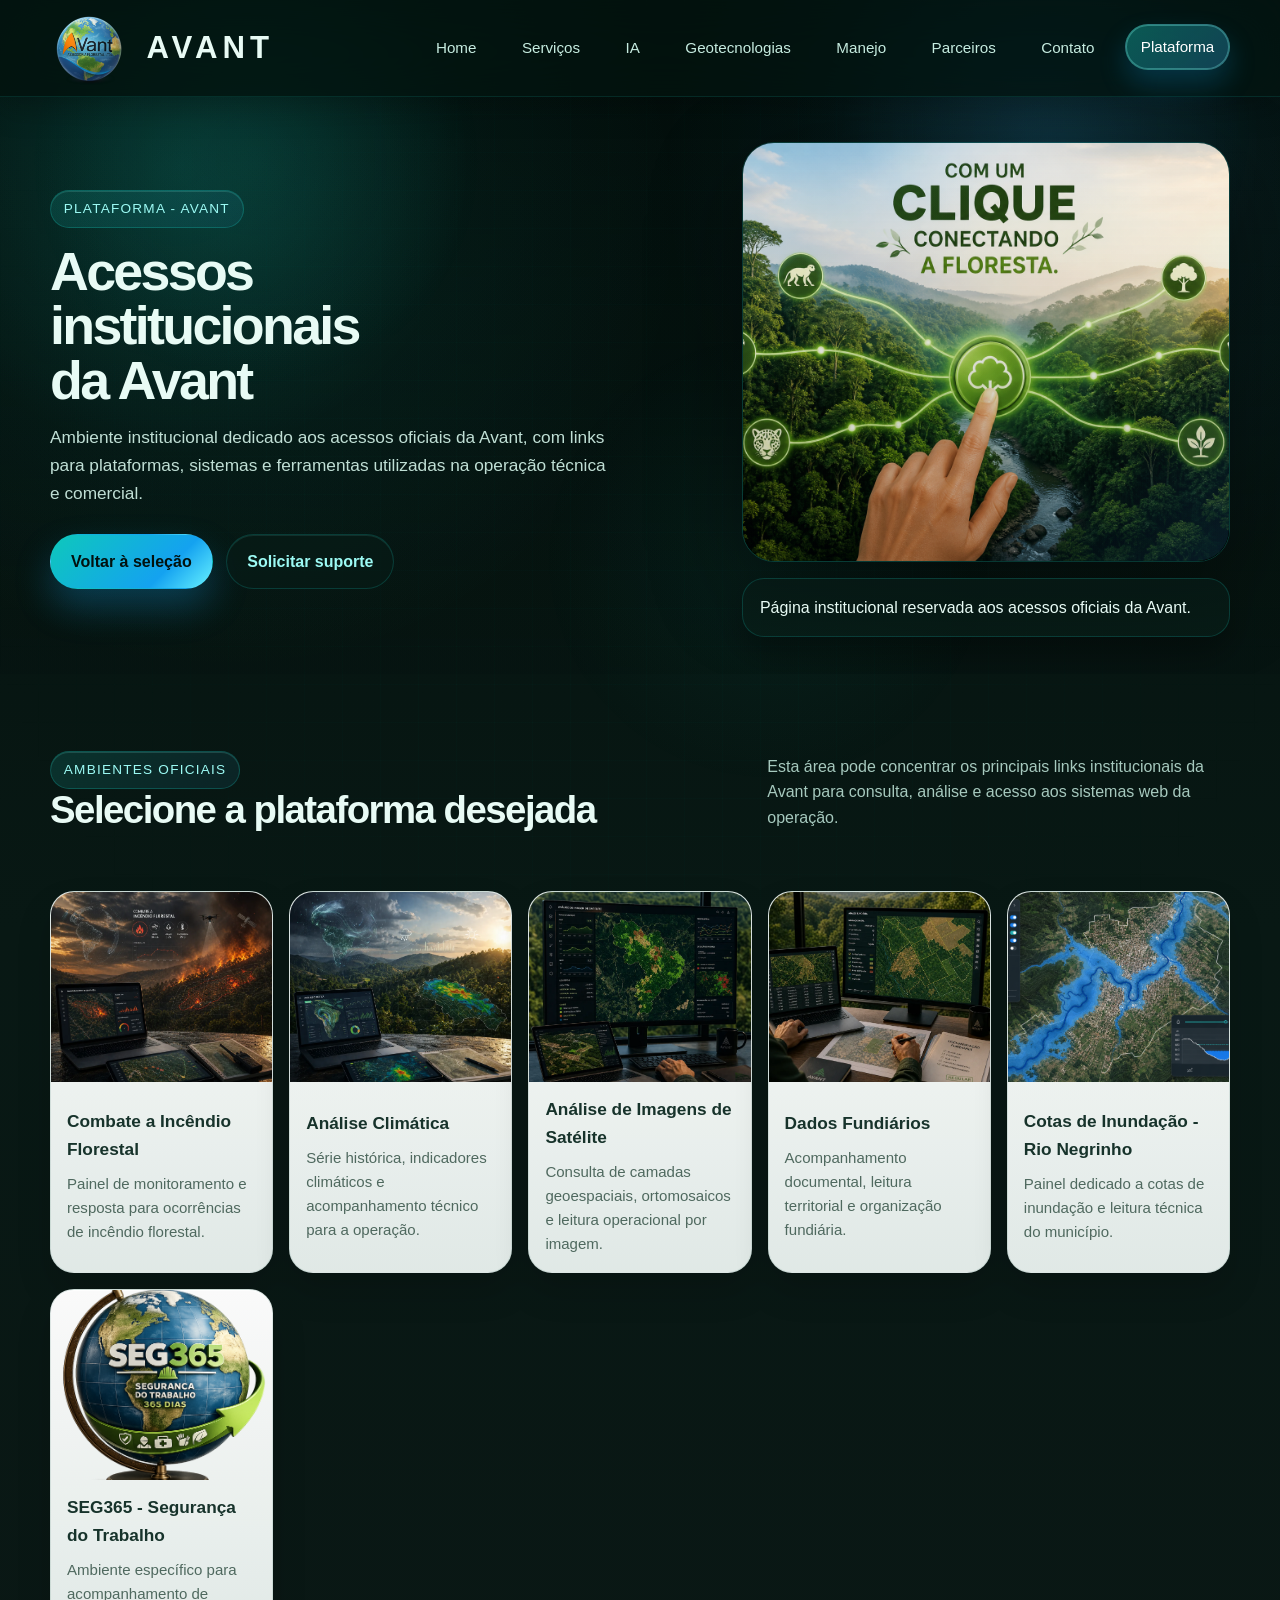
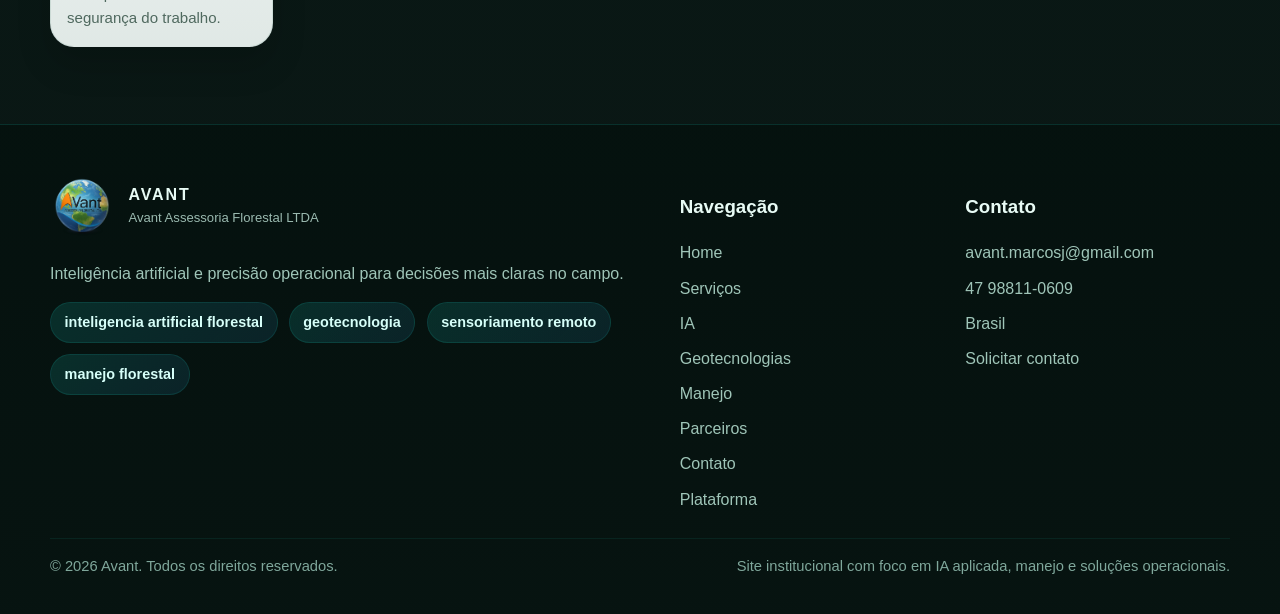
<file: avant/index.html>
<!DOCTYPE html>
<html lang="pt-BR">
  <head>
    <meta charset="UTF-8" />
    <meta name="viewport" content="width=device-width, initial-scale=1.0" />
    <title>Acessos Institucionais | Avant</title>
    <meta
      name="description"
      content="Acessos institucionais da Avant com links para plataformas, sistemas e ambientes oficiais."
    />
    <link rel="stylesheet" href="../site/assets/css/style.css" />
  </head>
  <body data-page="plataforma">
    <div id="site-header"></div>

    <main class="site-shell">
      <section class="page-hero">
        <div class="container page-hero__grid">
          <div>
            <span class="eyebrow">Plataforma - Avant</span>
            <h1>Acessos institucionais da Avant</h1>
            <p>
              Ambiente institucional dedicado aos acessos oficiais da Avant, com links para plataformas, sistemas e
              ferramentas utilizadas na operação técnica e comercial.
            </p>
            <div class="page-hero__actions">
              <a class="btn btn--primary" href="../site/plataforma.html">Voltar à seleção</a>
              <a class="btn btn--secondary" href="../site/contato.html">Solicitar suporte</a>
            </div>
          </div>
          <div class="page-hero__visual">
            <div class="page-hero__media">
              <img src="imagens/plataforma-avant-hero.png" alt="Com um clique conectando a floresta em ambiente institucional da Avant" />
            </div>
            <div class="page-hero__note">Página institucional reservada aos acessos oficiais da Avant.</div>
          </div>
        </div>
      </section>

      <section class="page-section">
        <div class="container platform-shell">
          <div class="section-head">
            <div>
              <span class="eyebrow">Ambientes oficiais</span>
              <h2>Selecione a plataforma desejada</h2>
            </div>
            <p>
              Esta área pode concentrar os principais links institucionais da Avant para consulta, análise e acesso aos
              sistemas web da operação.
            </p>
          </div>

          <div class="platform-links" data-platform-config="config.json"></div>
        </div>
      </section>
    </main>

    <div id="site-footer"></div>
    <script src="../site/assets/js/main.js"></script>
  </body>
</html>
</file>
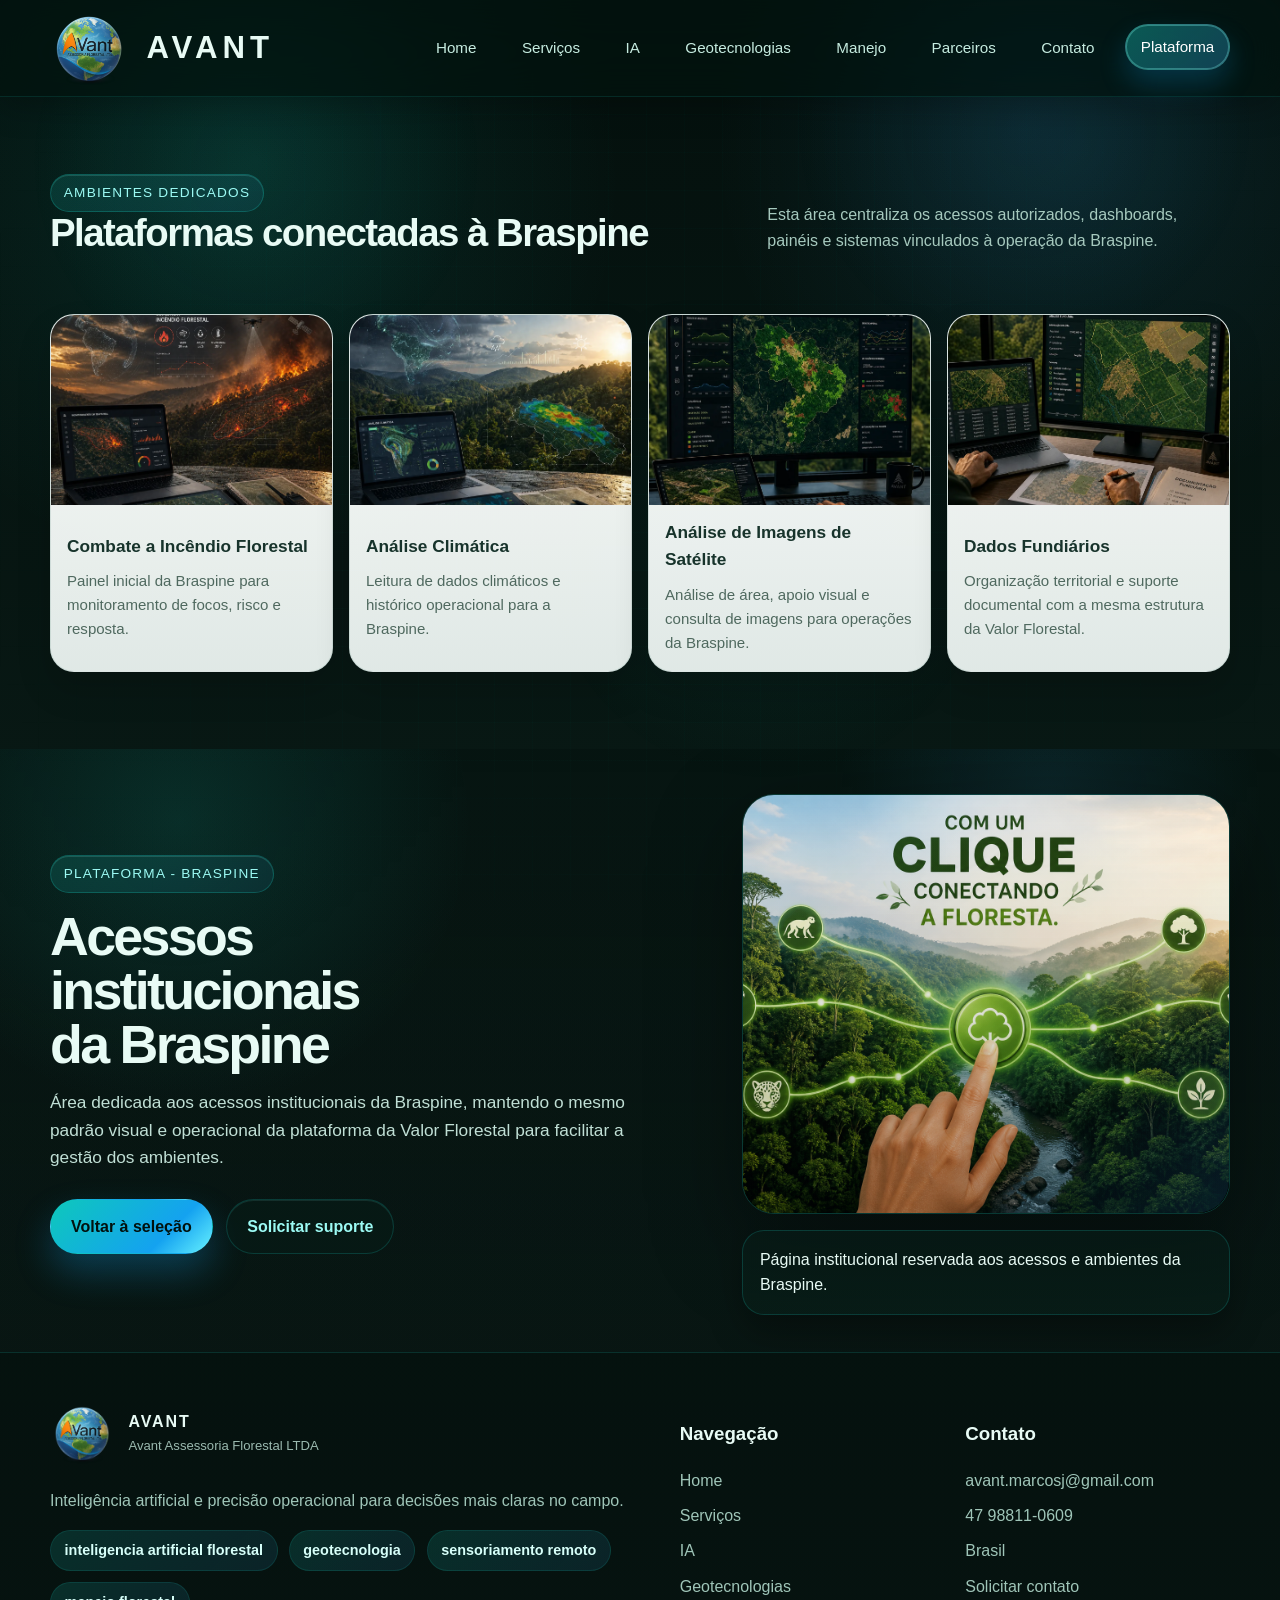
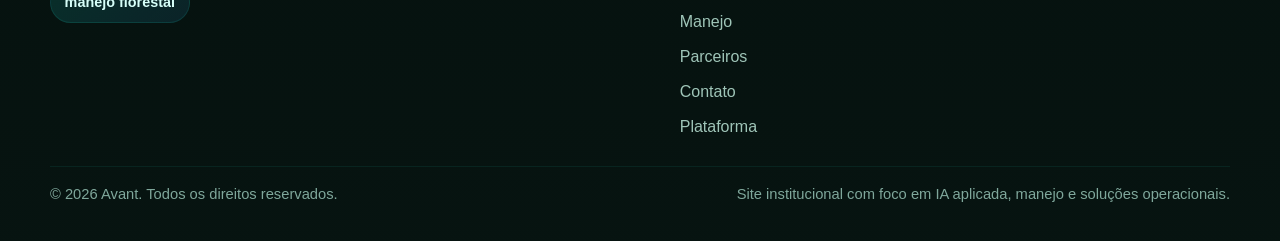
<file: braspine/index.html>
<!DOCTYPE html>
<html lang="pt-BR">
  <head>
    <meta charset="UTF-8" />
    <meta name="viewport" content="width=device-width, initial-scale=1.0" />
    <title>Acessos Institucionais | Braspine</title>
    <meta
      name="description"
      content="Acessos institucionais da Braspine com links dedicados às plataformas, painéis e ambientes oficiais."
    />
    <link rel="stylesheet" href="../site/assets/css/style.css" />
  </head>
  <body data-page="plataforma">
    <div id="site-header"></div>

    <main class="site-shell">
      <section class="page-section">
        <div class="container platform-shell">
          <div class="section-head">
            <div>
              <span class="eyebrow">Ambientes dedicados</span>
              <h2>Plataformas conectadas à Braspine</h2>
            </div>
            <p>
              Esta área centraliza os acessos autorizados, dashboards, painéis e sistemas vinculados à operação da
              Braspine.
            </p>
          </div>

          <div class="platform-links" data-platform-config="config.json"></div>
        </div>
      </section>

      <section class="page-hero">
        <div class="container page-hero__grid">
          <div>
            <span class="eyebrow">Plataforma - Braspine</span>
            <h1>Acessos institucionais da Braspine</h1>
            <p>
              Área dedicada aos acessos institucionais da Braspine, mantendo o mesmo padrão visual e operacional da
              plataforma da Valor Florestal para facilitar a gestão dos ambientes.
            </p>
            <div class="page-hero__actions">
              <a class="btn btn--primary" href="../site/plataforma.html">Voltar à seleção</a>
              <a class="btn btn--secondary" href="../site/contato.html">Solicitar suporte</a>
            </div>
          </div>
          <div class="page-hero__visual">
            <div class="page-hero__media">
              <img
                src="../valor/imagens/plataforma-valor-florestal-hero.png"
                alt="Com um clique conectando a floresta no ambiente institucional da Braspine"
              />
            </div>
            <div class="page-hero__note">Página institucional reservada aos acessos e ambientes da Braspine.</div>
          </div>
        </div>
      </section>
    </main>

    <div id="site-footer"></div>
    <script src="../site/assets/js/main.js"></script>
  </body>
</html>
</file>
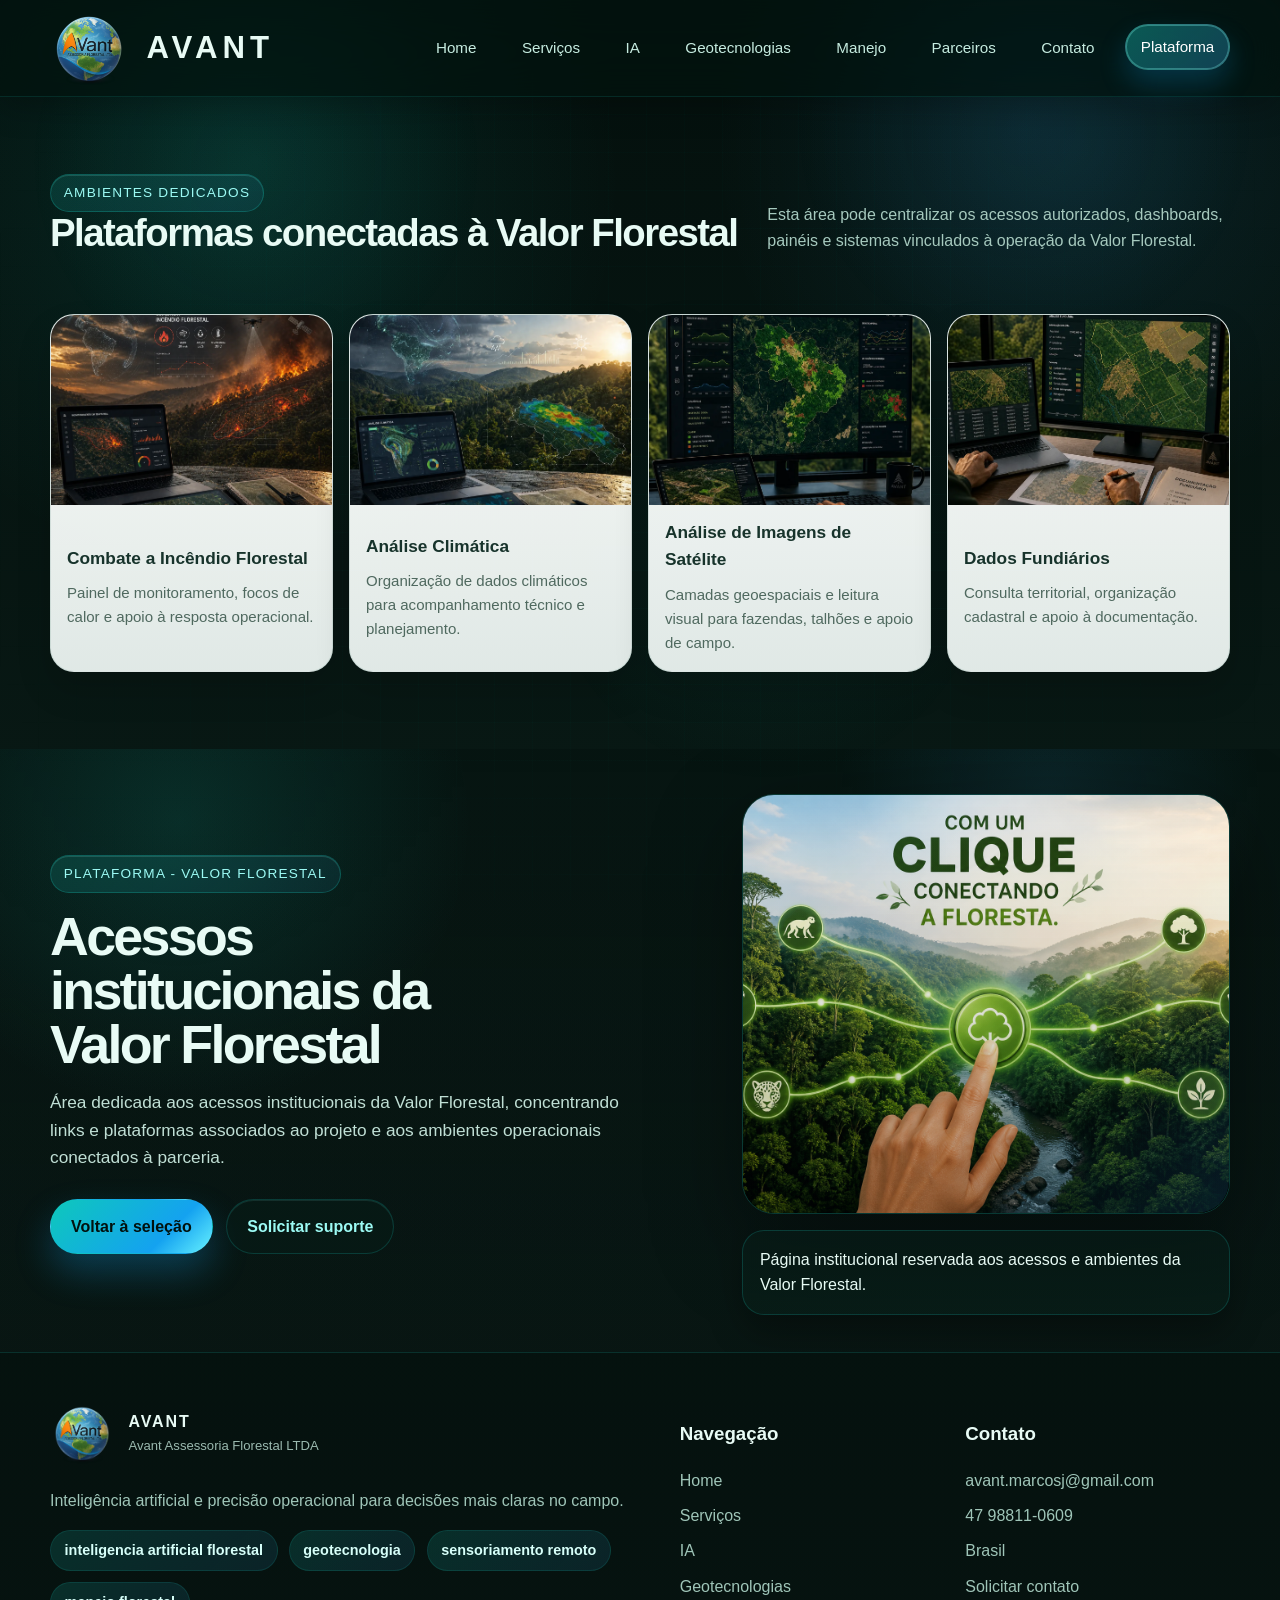
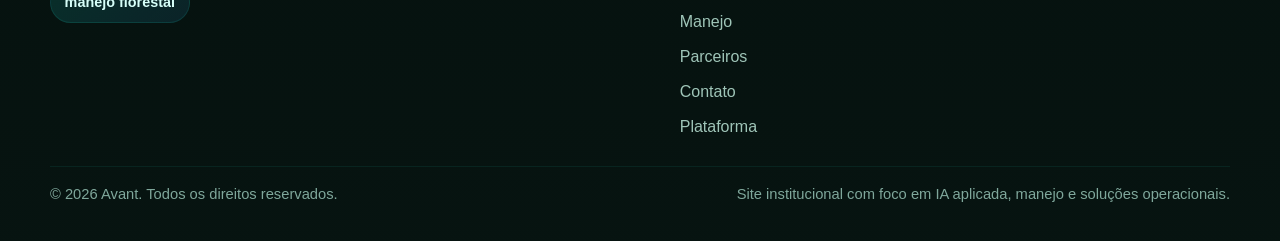
<file: valor/index.html>
<!DOCTYPE html>
<html lang="pt-BR">
  <head>
    <meta charset="UTF-8" />
    <meta name="viewport" content="width=device-width, initial-scale=1.0" />
    <title>Acessos Institucionais | Valor Florestal</title>
    <meta
      name="description"
      content="Acessos institucionais da Valor Florestal com links dedicados às plataformas e ambientes oficiais."
    />
    <link rel="stylesheet" href="../site/assets/css/style.css" />
  </head>
  <body data-page="plataforma">
    <div id="site-header"></div>

    <main class="site-shell">
      <section class="page-section">
        <div class="container platform-shell">
          <div class="section-head">
            <div>
              <span class="eyebrow">Ambientes dedicados</span>
              <h2>Plataformas conectadas à Valor Florestal</h2>
            </div>
            <p>
              Esta área pode centralizar os acessos autorizados, dashboards, painéis e sistemas vinculados à operação da
              Valor Florestal.
            </p>
          </div>

          <div class="platform-links" data-platform-config="config.json"></div>
        </div>
      </section>

      <section class="page-hero">
        <div class="container page-hero__grid">
          <div>
            <span class="eyebrow">Plataforma - Valor Florestal</span>
            <h1>Acessos institucionais da Valor Florestal</h1>
            <p>
              Área dedicada aos acessos institucionais da Valor Florestal, concentrando links e plataformas associados ao
              projeto e aos ambientes operacionais conectados à parceria.
            </p>
            <div class="page-hero__actions">
              <a class="btn btn--primary" href="../site/plataforma.html">Voltar à seleção</a>
              <a class="btn btn--secondary" href="../site/contato.html">Solicitar suporte</a>
            </div>
          </div>
          <div class="page-hero__visual">
            <div class="page-hero__media">
              <img src="imagens/plataforma-valor-florestal-hero.png" alt="Com um clique conectando a floresta no ambiente institucional da Valor Florestal" />
            </div>
            <div class="page-hero__note">Página institucional reservada aos acessos e ambientes da Valor Florestal.</div>
          </div>
        </div>
      </section>
    </main>

    <div id="site-footer"></div>
    <script src="../site/assets/js/main.js"></script>
  </body>
</html>
</file>
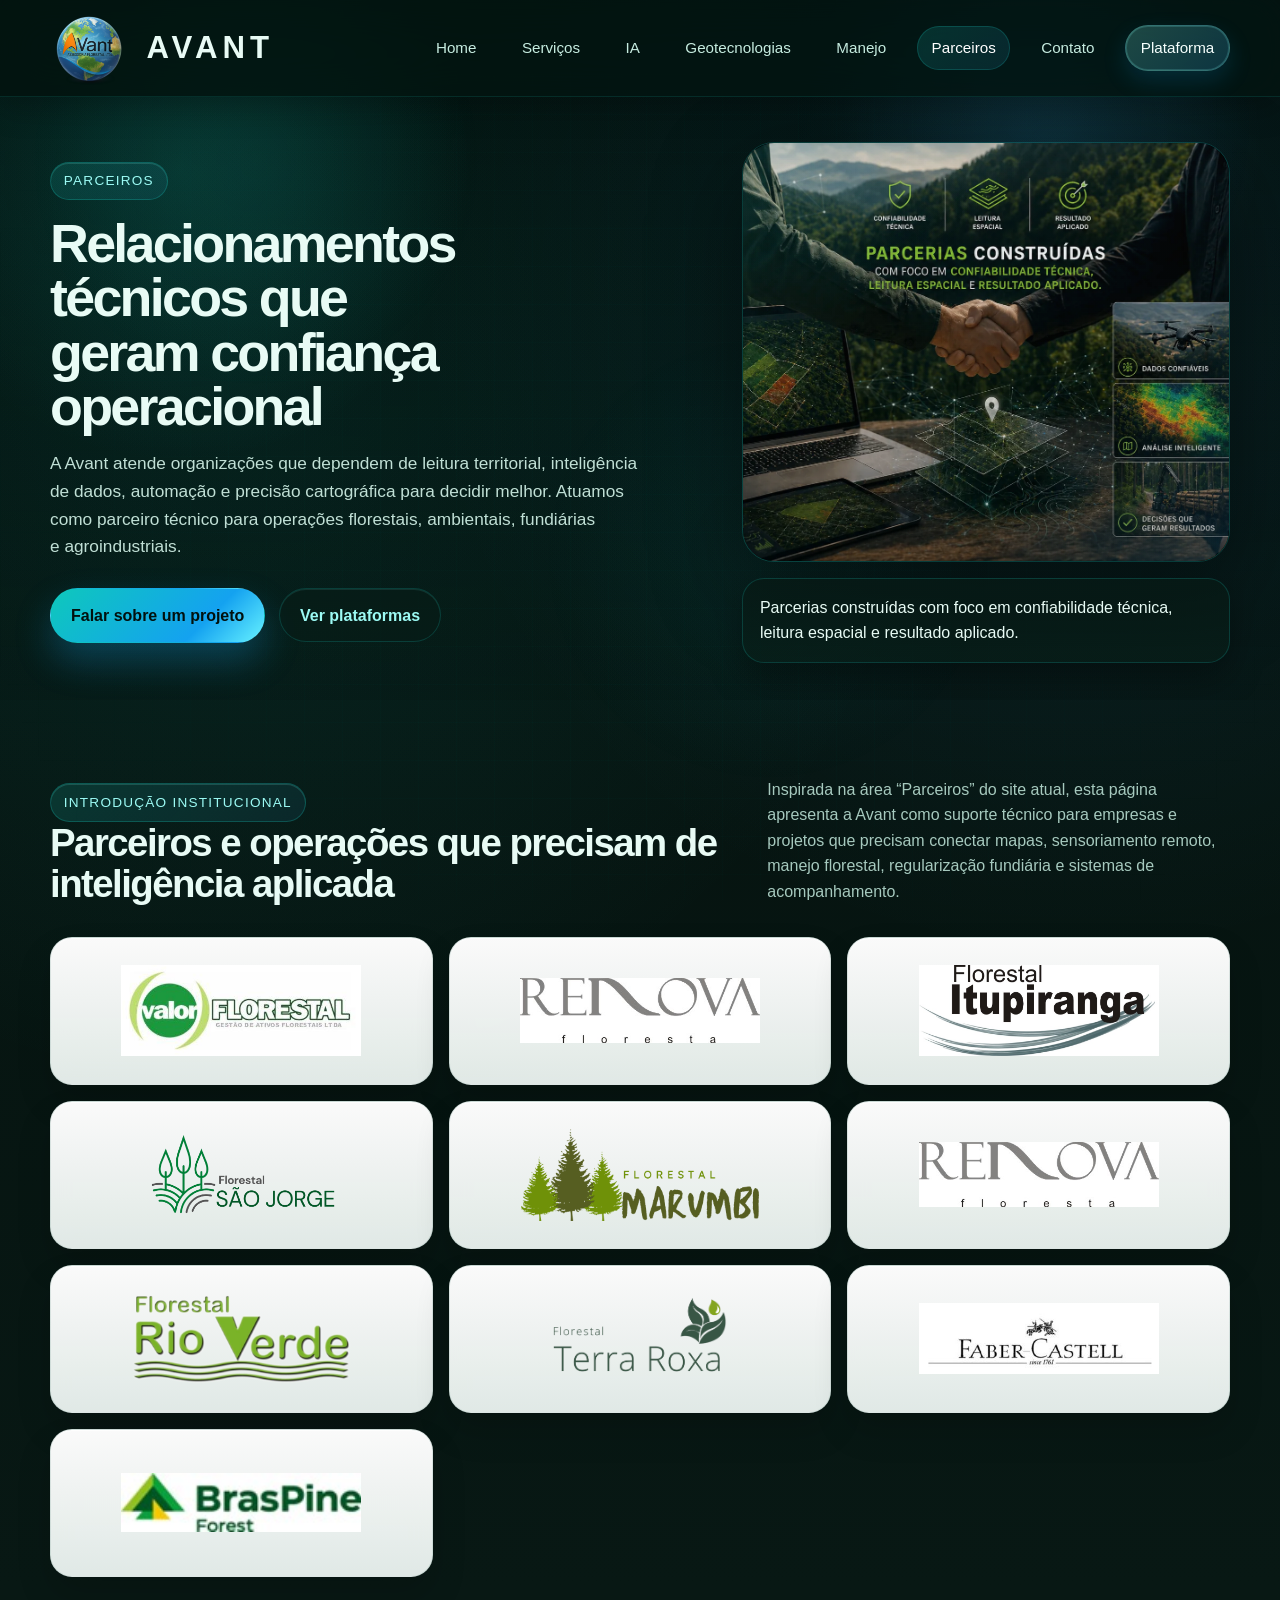
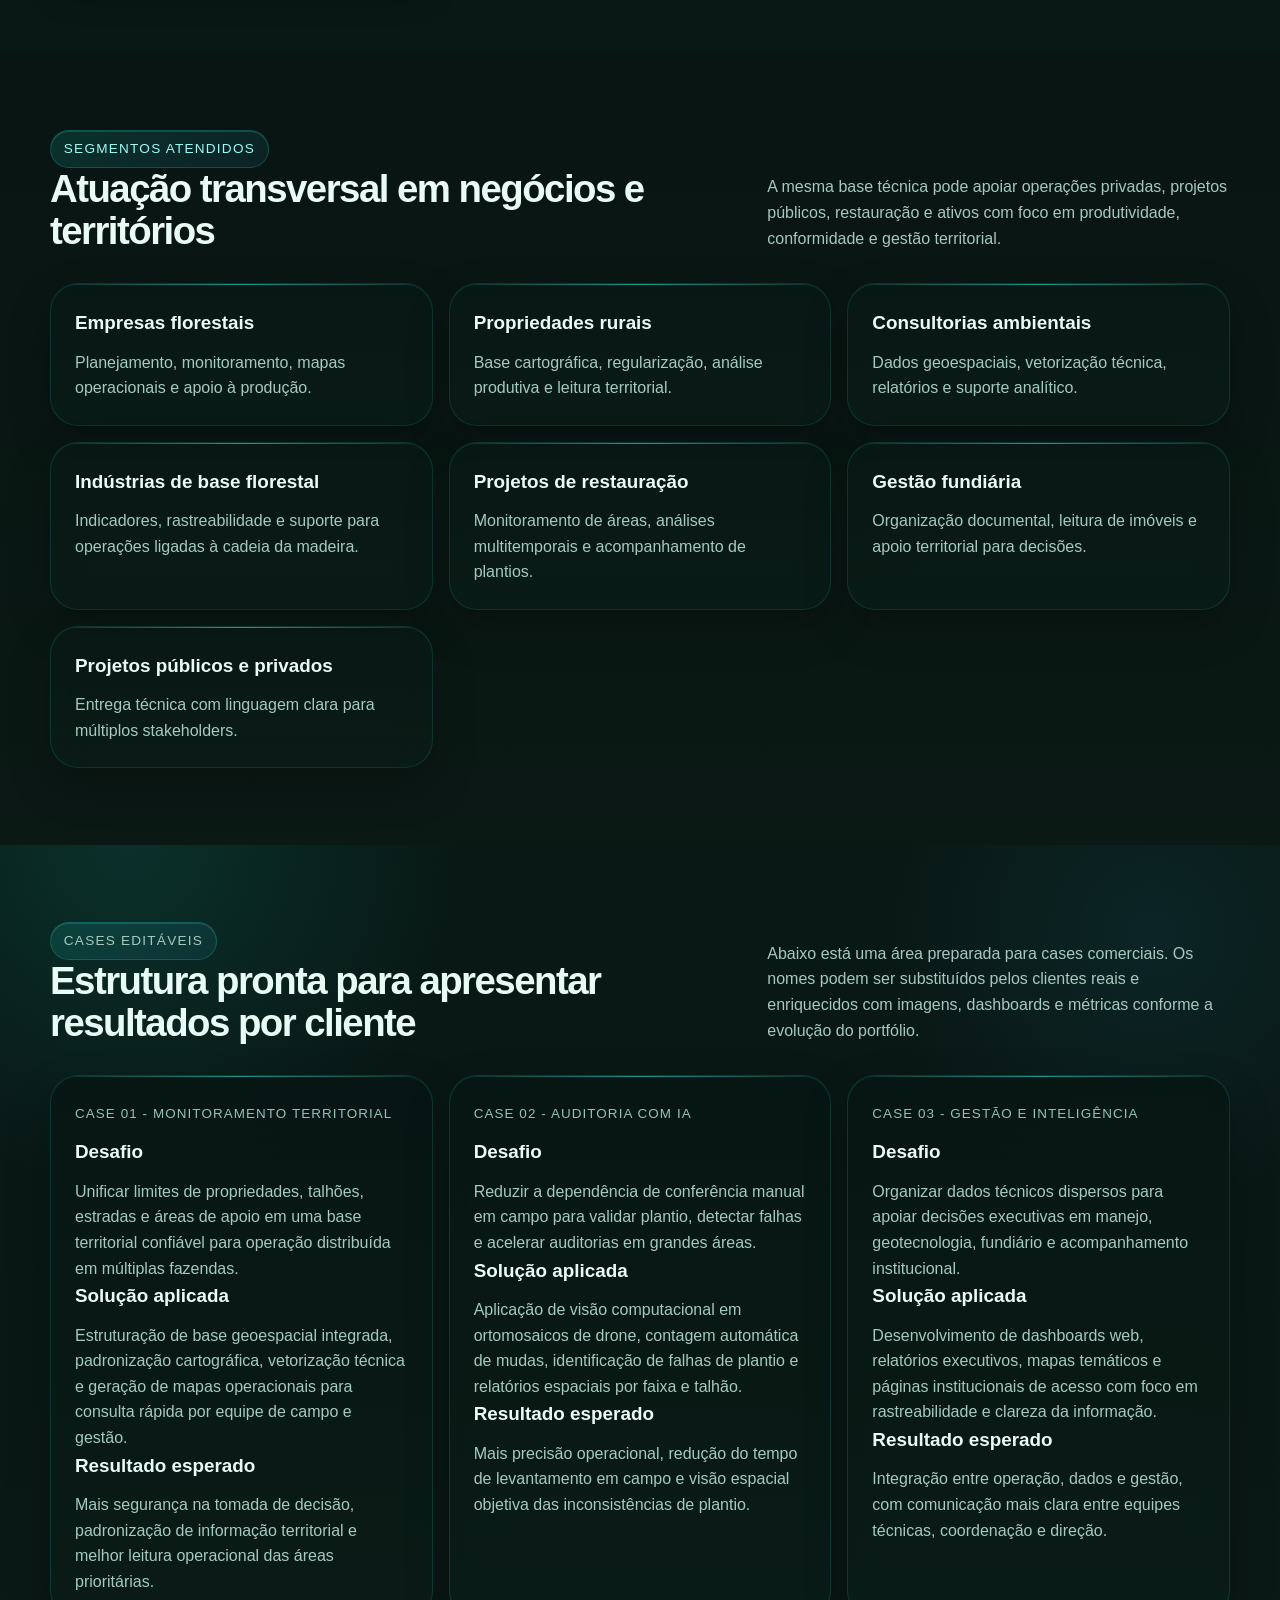
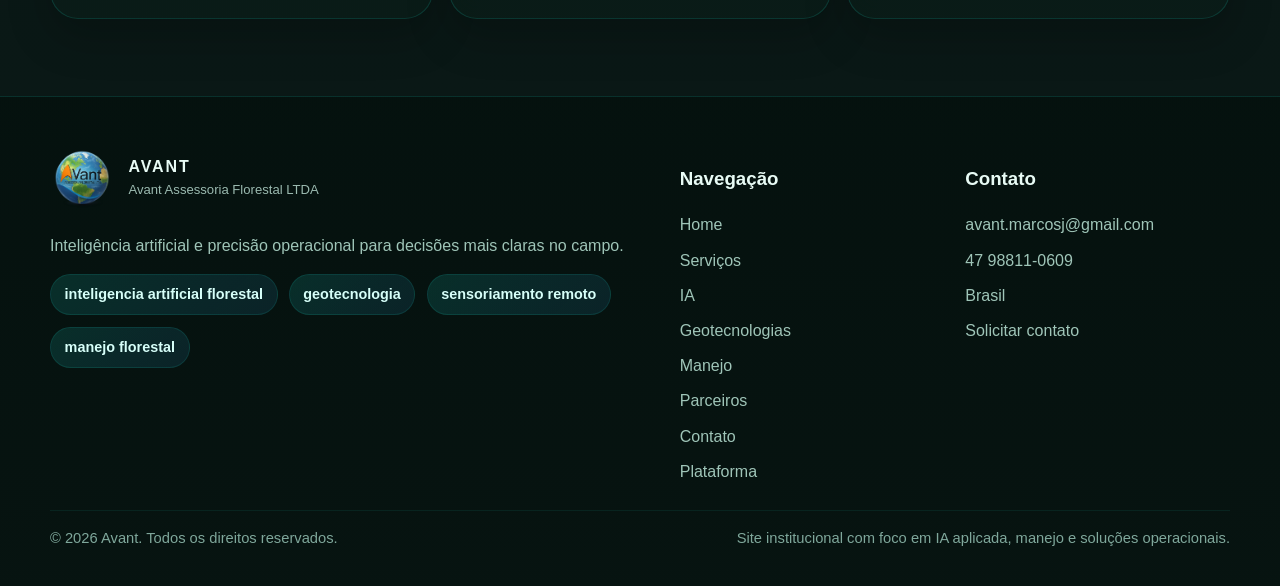
<file: site/clientes.html>
<!DOCTYPE html>
<html lang="pt-BR">
  <head>
    <meta charset="UTF-8" />
    <meta name="viewport" content="width=device-width, initial-scale=1.0" />
    <title>Parceiros | Avant</title>
    <meta
      name="description"
      content="Conheça os parceiros, segmentos atendidos, cases e a atuação técnica da Avant em inteligência artificial florestal, geotecnologia, sensoriamento remoto e planejamento florestal."
    />
    <link rel="stylesheet" href="assets/css/style.css" />
  </head>
  <body data-page="clientes">
    <div id="site-header"></div>

    <main class="site-shell">
      <section class="page-hero">
        <div class="container page-hero__grid">
          <div>
            <span class="eyebrow">Parceiros</span>
            <h1>Relacionamentos técnicos que geram confiança operacional</h1>
            <p>
              A Avant atende organizações que dependem de leitura territorial, inteligência de dados, automação e precisão
              cartográfica para decidir melhor. Atuamos como parceiro técnico para operações florestais, ambientais,
              fundiárias e agroindustriais.
            </p>
            <div class="page-hero__actions">
              <a class="btn btn--primary" href="contato.html">Falar sobre um projeto</a>
              <a class="btn btn--secondary" href="plataforma.html">Ver plataformas</a>
            </div>
          </div>
          <div class="page-hero__visual">
            <div class="page-hero__media">
              <img
                src="imagens/parceiros-hero.webp"
                alt="Parcerias técnicas construídas com foco em confiabilidade e resultado aplicado"
              />
            </div>
            <div class="page-hero__note">
              Parcerias construídas com foco em confiabilidade técnica, leitura espacial e resultado aplicado.
            </div>
          </div>
        </div>
      </section>

      <section class="page-section">
        <div class="container">
          <div class="section-head">
            <div>
              <span class="eyebrow">Introdução institucional</span>
              <h2>Parceiros e operações que precisam de inteligência aplicada</h2>
            </div>
            <p>
              Inspirada na área “Parceiros” do site atual, esta página apresenta a Avant como suporte técnico para empresas e
              projetos que precisam conectar mapas, sensoriamento remoto, manejo florestal, regularização fundiária e
              sistemas de acompanhamento.
            </p>
          </div>

          <div class="logo-grid">
            <div class="logo-slot">
              <img src="../valor/imagens/parceiro-valor-florestal.jpg" alt="Logo da Valor Florestal" loading="lazy" />
            </div>
            <div class="logo-slot">
              <img src="imagens/parceiro-b.jpg" alt="Logo parceiro B" loading="lazy" />
            </div>
            <div class="logo-slot">
              <img src="imagens/parceiro-c.jpg" alt="Logo parceiro C" loading="lazy" />
            </div>
            <div class="logo-slot">
              <img src="imagens/parceiro-d.png" alt="Logo parceiro D" loading="lazy" />
            </div>
            <div class="logo-slot">
              <img src="imagens/parceiro-e.png" alt="Logo parceiro E" loading="lazy" />
            </div>
            <div class="logo-slot">
              <img src="imagens/parceiro-f.jpg" alt="Logo parceiro F" loading="lazy" />
            </div>
            <div class="logo-slot">
              <img src="imagens/parceiro-g.png" alt="Logo parceiro G" loading="lazy" />
            </div>
            <div class="logo-slot">
              <img src="imagens/parceiro-h.png" alt="Logo parceiro H" loading="lazy" />
            </div>
            <div class="logo-slot">
              <img src="imagens/parceiro-i.png" alt="Logo parceiro I" loading="lazy" />
            </div>
            <div class="logo-slot">
              <img src="../braspine/imagens/parceiro-braspine.jpg" alt="Logo da Braspine" loading="lazy" />
            </div>
          </div>
        </div>
      </section>

      <section class="page-section page-section--muted">
        <div class="container">
          <div class="section-head">
            <div>
              <span class="eyebrow">Segmentos atendidos</span>
              <h2>Atuação transversal em negócios e territórios</h2>
            </div>
            <p>
              A mesma base técnica pode apoiar operações privadas, projetos públicos, restauração e ativos com foco em
              produtividade, conformidade e gestão territorial.
            </p>
          </div>

          <div class="segment-grid">
            <article class="card"><h3>Empresas florestais</h3><p>Planejamento, monitoramento, mapas operacionais e apoio à produção.</p></article>
            <article class="card"><h3>Propriedades rurais</h3><p>Base cartográfica, regularização, análise produtiva e leitura territorial.</p></article>
            <article class="card"><h3>Consultorias ambientais</h3><p>Dados geoespaciais, vetorização técnica, relatórios e suporte analítico.</p></article>
            <article class="card"><h3>Indústrias de base florestal</h3><p>Indicadores, rastreabilidade e suporte para operações ligadas à cadeia da madeira.</p></article>
            <article class="card"><h3>Projetos de restauração</h3><p>Monitoramento de áreas, análises multitemporais e acompanhamento de plantios.</p></article>
            <article class="card"><h3>Gestão fundiária</h3><p>Organização documental, leitura de imóveis e apoio territorial para decisões.</p></article>
            <article class="card"><h3>Projetos públicos e privados</h3><p>Entrega técnica com linguagem clara para múltiplos stakeholders.</p></article>
          </div>
        </div>
      </section>

      <section class="page-section page-section--dark">
        <div class="container">
          <div class="section-head">
            <div>
              <span class="eyebrow">Cases editáveis</span>
              <h2>Estrutura pronta para apresentar resultados por cliente</h2>
            </div>
            <p>
              Abaixo está uma área preparada para cases comerciais. Os nomes podem ser substituídos pelos clientes reais e
              enriquecidos com imagens, dashboards e métricas conforme a evolução do portfólio.
            </p>
          </div>

          <div class="case-grid">
            <article class="card card--dark">
              <div class="case-card__meta">Case 01 - Monitoramento territorial</div>
              <h3>Desafio</h3>
              <p>Unificar limites de propriedades, talhões, estradas e áreas de apoio em uma base territorial confiável para operação distribuída em múltiplas fazendas.</p>
              <h3>Solução aplicada</h3>
              <p>Estruturação de base geoespacial integrada, padronização cartográfica, vetorização técnica e geração de mapas operacionais para consulta rápida por equipe de campo e gestão.</p>
              <h3>Resultado esperado</h3>
              <p>Mais segurança na tomada de decisão, padronização de informação territorial e melhor leitura operacional das áreas prioritárias.</p>
            </article>

            <article class="card card--dark">
              <div class="case-card__meta">Case 02 - Auditoria com IA</div>
              <h3>Desafio</h3>
              <p>Reduzir a dependência de conferência manual em campo para validar plantio, detectar falhas e acelerar auditorias em grandes áreas.</p>
              <h3>Solução aplicada</h3>
              <p>Aplicação de visão computacional em ortomosaicos de drone, contagem automática de mudas, identificação de falhas de plantio e relatórios espaciais por faixa e talhão.</p>
              <h3>Resultado esperado</h3>
              <p>Mais precisão operacional, redução do tempo de levantamento em campo e visão espacial objetiva das inconsistências de plantio.</p>
            </article>

            <article class="card card--dark">
              <div class="case-card__meta">Case 03 - Gestão e inteligência</div>
              <h3>Desafio</h3>
              <p>Organizar dados técnicos dispersos para apoiar decisões executivas em manejo, geotecnologia, fundiário e acompanhamento institucional.</p>
              <h3>Solução aplicada</h3>
              <p>Desenvolvimento de dashboards web, relatórios executivos, mapas temáticos e páginas institucionais de acesso com foco em rastreabilidade e clareza da informação.</p>
              <h3>Resultado esperado</h3>
              <p>Integração entre operação, dados e gestão, com comunicação mais clara entre equipes técnicas, coordenação e direção.</p>
            </article>
          </div>
        </div>
      </section>
    </main>

    <div id="site-footer"></div>
    <script src="assets/js/main.js"></script>
  </body>
</html>
</file>
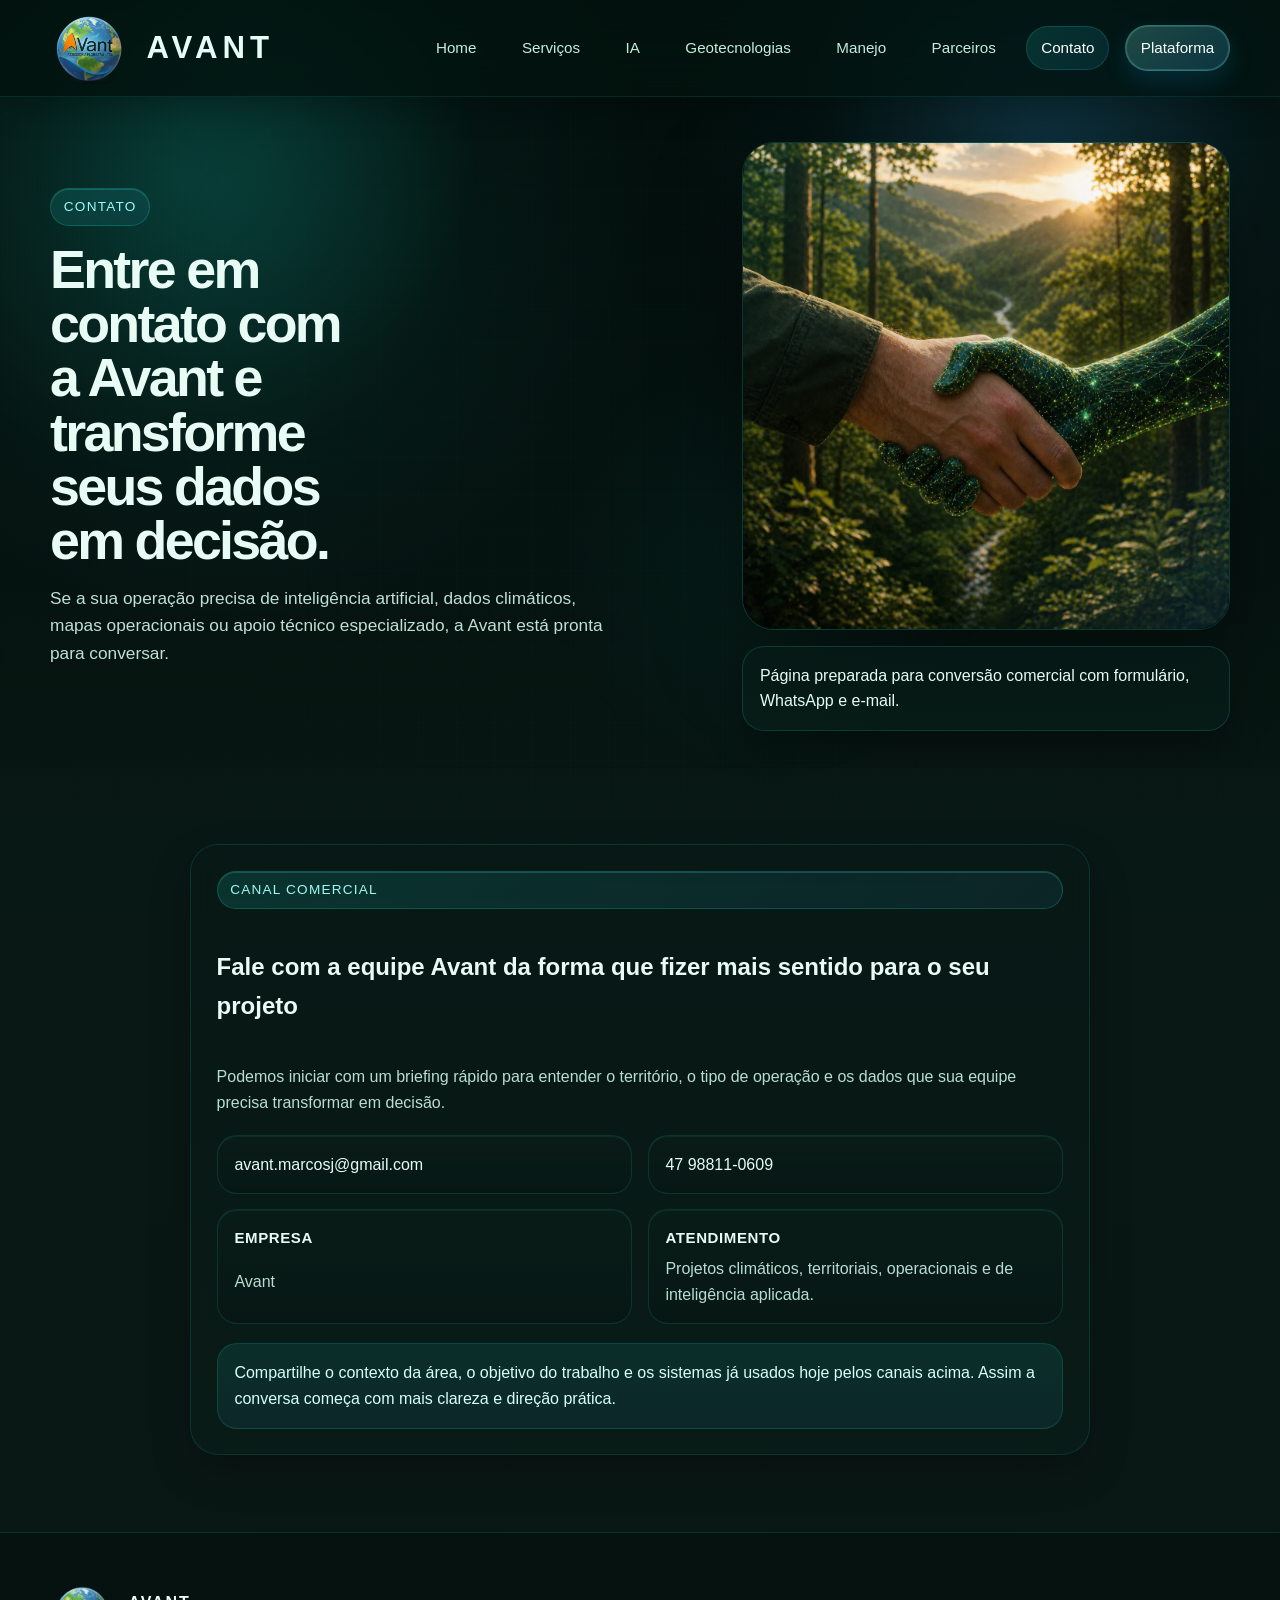
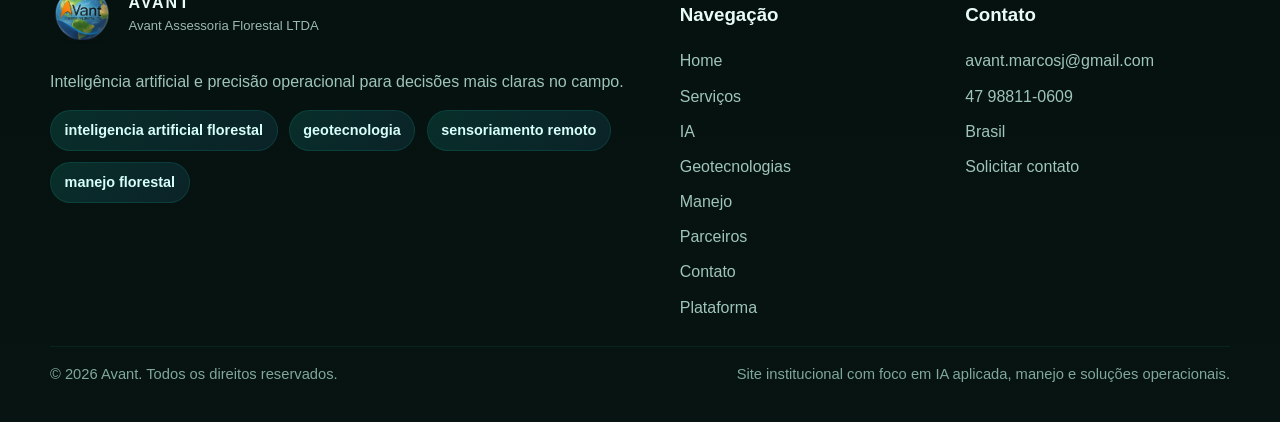
<file: site/contato.html>
<!DOCTYPE html>
<html lang="pt-BR">
  <head>
    <meta charset="UTF-8" />
    <meta name="viewport" content="width=device-width, initial-scale=1.0" />
    <title>Contato | Avant</title>
    <meta
      name="description"
      content="Entre em contato com a Avant para projetos de inteligência artificial, dados climáticos, mapas operacionais, manejo e soluções técnicas para o campo."
    />
    <link rel="stylesheet" href="assets/css/style.css" />
  </head>
  <body data-page="contato">
    <div id="site-header"></div>

    <main class="site-shell">
      <section class="page-hero">
        <div class="container page-hero__grid">
          <div>
            <span class="eyebrow">Contato</span>
            <h1>Entre em contato com a Avant e transforme seus dados em decisão.</h1>
            <p>
              Se a sua operação precisa de inteligência artificial, dados climáticos, mapas operacionais ou apoio técnico
              especializado, a Avant está pronta para conversar.
            </p>
          </div>
          <div class="page-hero__visual">
            <div class="page-hero__media">
              <img src="imagens/contato-hero.webp" alt="Contato entre tecnologia e relacionamento humano em ambiente florestal" />
            </div>
            <div class="page-hero__note">
              Página preparada para conversão comercial com formulário, WhatsApp e e-mail.
            </div>
          </div>
        </div>
      </section>

      <section class="page-section">
        <div class="container contact-grid contact-grid--single">
          <aside class="contact-card contact-card--info">
            <span class="eyebrow">Canal comercial</span>
            <h2>Fale com a equipe Avant da forma que fizer mais sentido para o seu projeto</h2>
            <p class="contact-card__lead">
              Podemos iniciar com um briefing rápido para entender o território, o tipo de operação e os dados que sua equipe
              precisa transformar em decisão.
            </p>

            <div class="contact-channel-grid">
              <a class="contact-channel-card" data-email href="mailto:avant.marcosj@gmail.com">
                <strong>E-mail</strong>
                <span>avant.marcosj@gmail.com</span>
              </a>

              <a
                class="contact-channel-card"
                data-whatsapp
                href="https://wa.me/5547988110609"
                target="_blank"
                rel="noreferrer"
              >
                <strong>WhatsApp</strong>
                <span>47 988110609</span>
              </a>

              <div class="contact-channel-card">
                <strong>Empresa</strong>
                <span>Avant</span>
              </div>

              <div class="contact-channel-card">
                <strong>Atendimento</strong>
                <span>Projetos climáticos, territoriais, operacionais e de inteligência aplicada.</span>
              </div>
            </div>

            <div class="contact-support-note">
              Compartilhe o contexto da área, o objetivo do trabalho e os sistemas já usados hoje pelos canais acima. Assim a
              conversa começa com mais clareza e direção prática.
            </div>
          </aside>
        </div>
      </section>
    </main>

    <div id="site-footer"></div>
    <script src="assets/js/main.js"></script>
  </body>
</html>
</file>
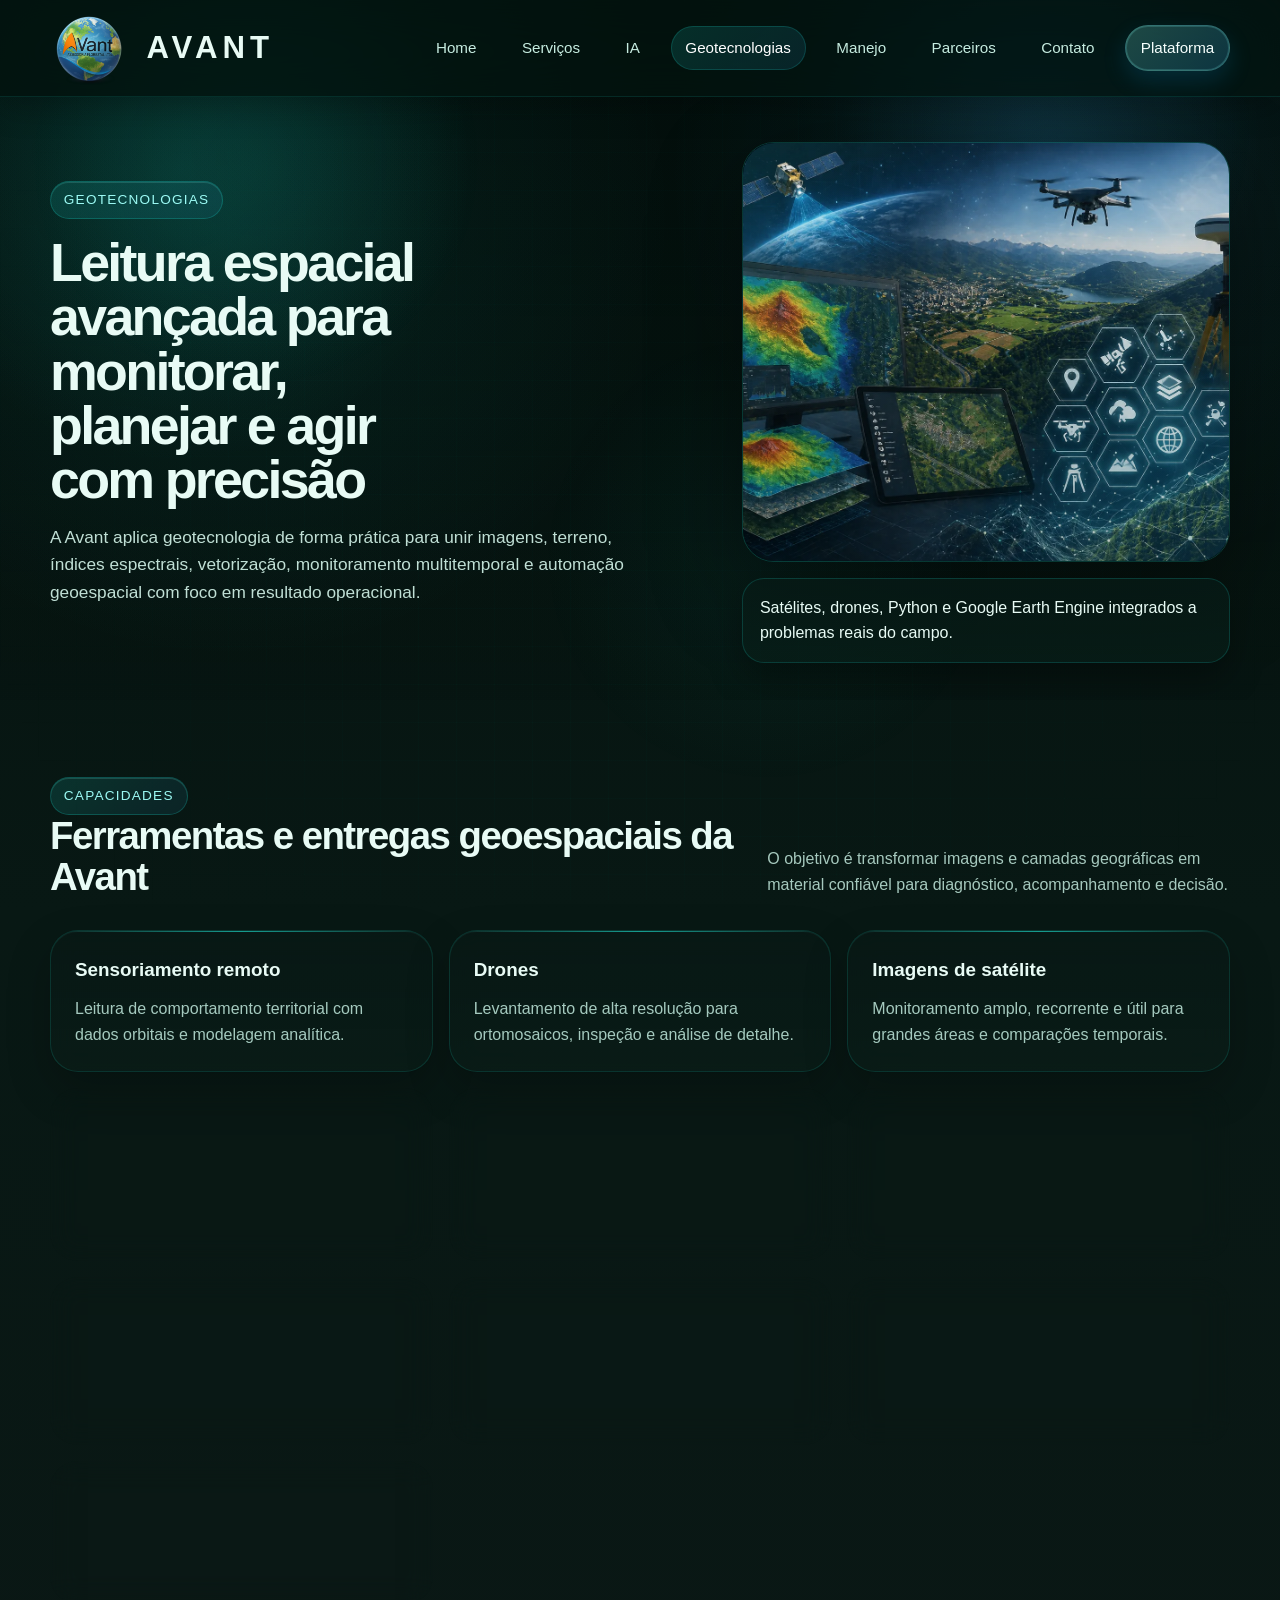
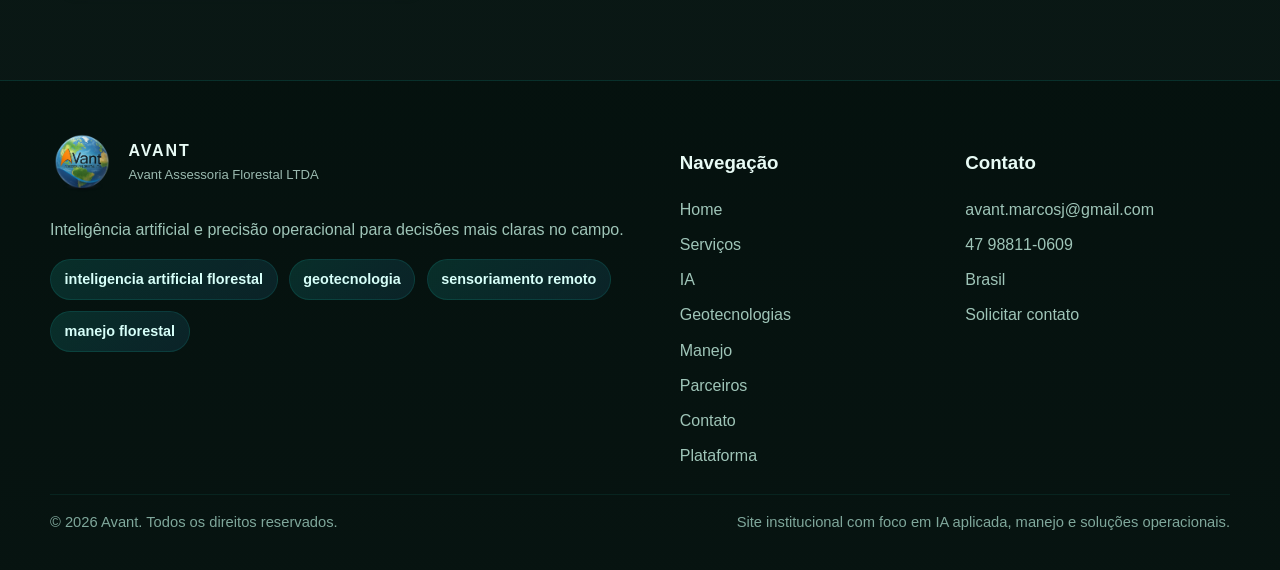
<file: site/geotecnologias.html>
<!DOCTYPE html>
<html lang="pt-BR">
  <head>
    <meta charset="UTF-8" />
    <meta name="viewport" content="width=device-width, initial-scale=1.0" />
    <title>Geotecnologias | Avant</title>
    <meta
      name="description"
      content="Geotecnologias da Avant com sensoriamento remoto, drones, imagens de satélite, Google Earth Engine, índices espectrais, ortomosaicos, monitoramento multitemporal e geoprocessamento com Python."
    />
    <link rel="stylesheet" href="assets/css/style.css" />
  </head>
  <body data-page="geotecnologias">
    <div id="site-header"></div>

    <main class="site-shell">
      <section class="page-hero">
        <div class="container page-hero__grid">
          <div>
            <span class="eyebrow">Geotecnologias</span>
            <h1>Leitura espacial avançada para monitorar, planejar e agir com precisão</h1>
            <p>
              A Avant aplica geotecnologia de forma prática para unir imagens, terreno, índices espectrais, vetorização,
              monitoramento multitemporal e automação geoespacial com foco em resultado operacional.
            </p>
          </div>
          <div class="page-hero__visual">
            <div class="page-hero__media">
              <img src="imagens/geotecnologias-hero.webp" alt="Geotecnologia com satélite, drone e monitoramento territorial em ambiente florestal" />
            </div>
            <div class="page-hero__note">Satélites, drones, Python e Google Earth Engine integrados a problemas reais do campo.</div>
          </div>
        </div>
      </section>

      <section class="page-section">
        <div class="container">
          <div class="section-head">
            <div>
              <span class="eyebrow">Capacidades</span>
              <h2>Ferramentas e entregas geoespaciais da Avant</h2>
            </div>
            <p>
              O objetivo é transformar imagens e camadas geográficas em material confiável para diagnóstico, acompanhamento e
              decisão.
            </p>
          </div>

          <div class="service-grid">
            <article class="card"><h3>Sensoriamento remoto</h3><p>Leitura de comportamento territorial com dados orbitais e modelagem analítica.</p></article>
            <article class="card"><h3>Drones</h3><p>Levantamento de alta resolução para ortomosaicos, inspeção e análise de detalhe.</p></article>
            <article class="card"><h3>Imagens de satélite</h3><p>Monitoramento amplo, recorrente e útil para grandes áreas e comparações temporais.</p></article>
            <article class="card"><h3>Google Earth Engine</h3><p>Processamento escalável de grandes volumes de dados geoespaciais.</p></article>
            <article class="card"><h3>NDVI, EVI, SAVI, NDWI, NBR, MSI, LAI e GNDVI</h3><p>Índices espectrais para leitura de vigor, água, biomassa e resposta da cobertura.</p></article>
            <article class="card"><h3>Modelos digitais de terreno e superfície</h3><p>Leitura de relevo, declividade, superfície e apoio ao planejamento operacional.</p></article>
            <article class="card"><h3>Ortomosaicos</h3><p>Base visual de alta precisão para análise, contagem, inspeção e mapeamento.</p></article>
            <article class="card"><h3>Monitoramento multitemporal</h3><p>Comparação entre datas para entender evolução, anomalias e mudança de comportamento.</p></article>
            <article class="card"><h3>Mapas temáticos</h3><p>Produtos cartográficos para comunicação técnica e apoio a decisões em diferentes níveis.</p></article>
            <article class="card"><h3>Geoprocessamento com Python</h3><p>Rotinas automatizadas para consolidar, transformar e analisar dados espaciais.</p></article>
          </div>
        </div>
      </section>
    </main>

    <div id="site-footer"></div>
    <script src="assets/js/main.js"></script>
  </body>
</html>
</file>
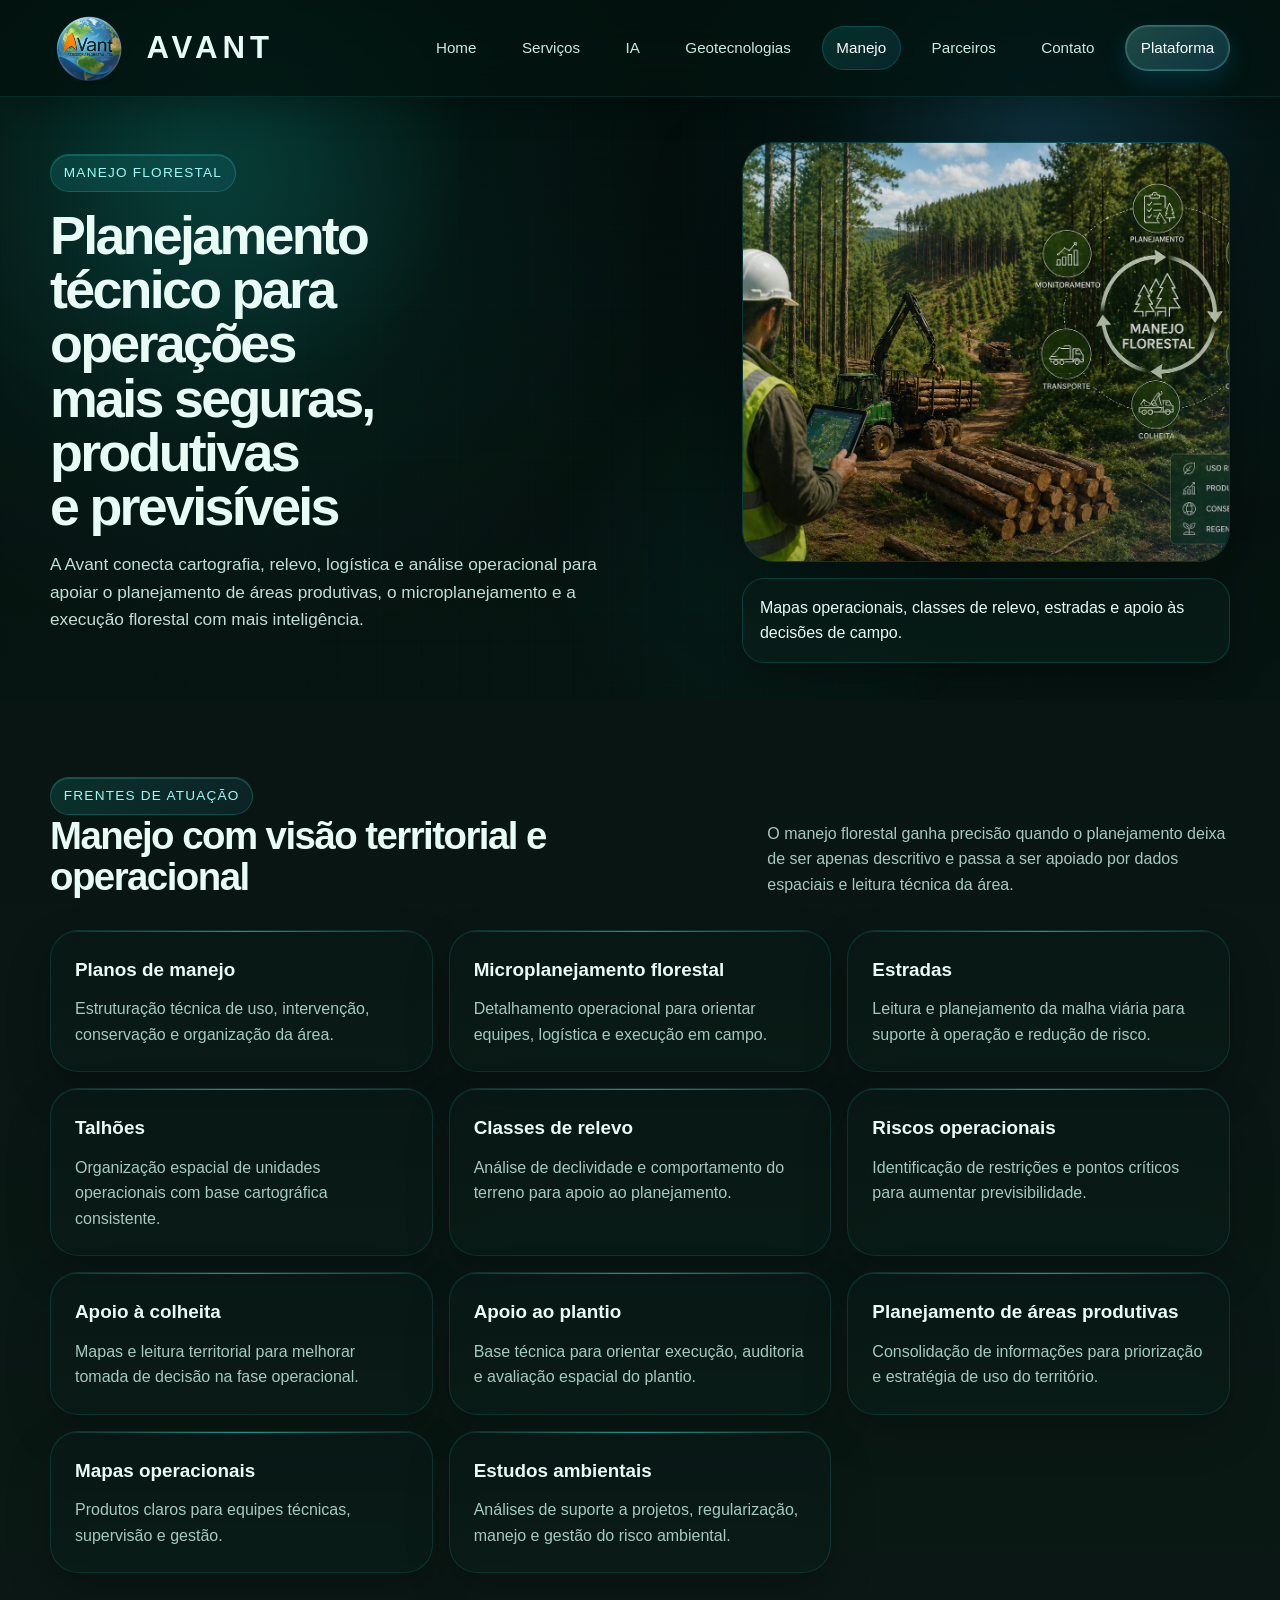
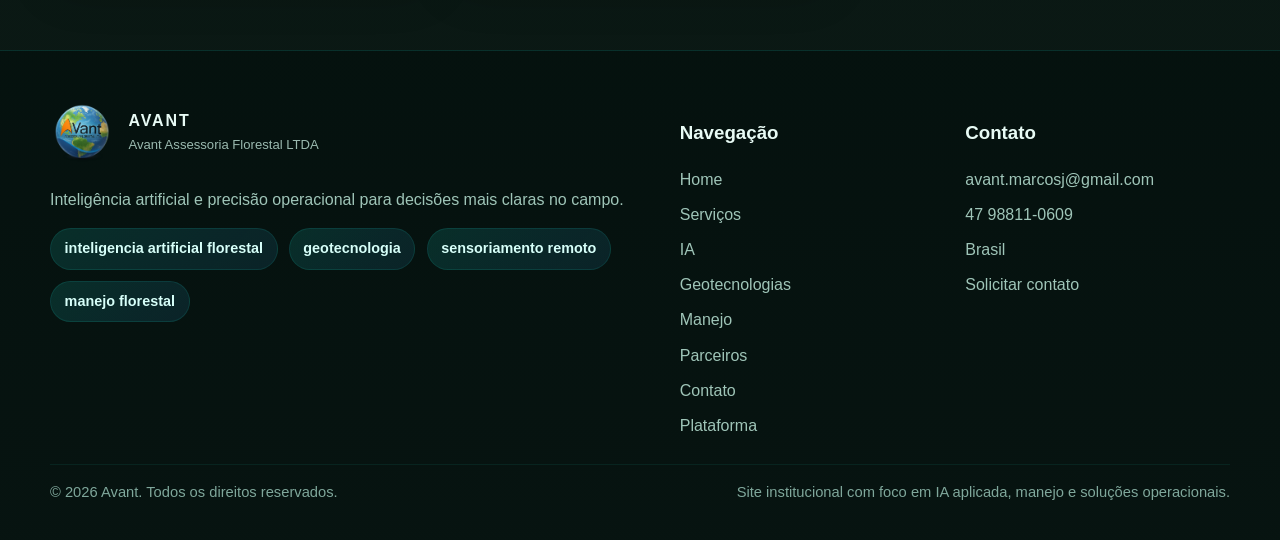
<file: site/manejo-florestal.html>
<!DOCTYPE html>
<html lang="pt-BR">
  <head>
    <meta charset="UTF-8" />
    <meta name="viewport" content="width=device-width, initial-scale=1.0" />
    <title>Manejo Florestal | Avant</title>
    <meta
      name="description"
      content="Soluções de manejo florestal da Avant com planos de manejo, microplanejamento florestal, talhões, estradas, classes de relevo, apoio à colheita, apoio ao plantio, mapas operacionais e estudos ambientais."
    />
    <link rel="stylesheet" href="assets/css/style.css" />
  </head>
  <body data-page="manejo">
    <div id="site-header"></div>

    <main class="site-shell">
      <section class="page-hero">
        <div class="container page-hero__grid">
          <div>
            <span class="eyebrow">Manejo florestal</span>
            <h1>Planejamento técnico para operações mais seguras, produtivas e previsíveis</h1>
            <p>
              A Avant conecta cartografia, relevo, logística e análise operacional para apoiar o planejamento de áreas
              produtivas, o microplanejamento e a execução florestal com mais inteligência.
            </p>
          </div>
          <div class="page-hero__visual">
            <div class="page-hero__media">
              <img src="imagens/manejo-hero.webp" alt="Manejo florestal com operação de campo, planejamento e monitoramento" />
            </div>
            <div class="page-hero__note">Mapas operacionais, classes de relevo, estradas e apoio às decisões de campo.</div>
          </div>
        </div>
      </section>

      <section class="page-section page-section--muted">
        <div class="container">
          <div class="section-head">
            <div>
              <span class="eyebrow">Frentes de atuação</span>
              <h2>Manejo com visão territorial e operacional</h2>
            </div>
            <p>
              O manejo florestal ganha precisão quando o planejamento deixa de ser apenas descritivo e passa a ser apoiado
              por dados espaciais e leitura técnica da área.
            </p>
          </div>

          <div class="service-grid">
            <article class="card"><h3>Planos de manejo</h3><p>Estruturação técnica de uso, intervenção, conservação e organização da área.</p></article>
            <article class="card"><h3>Microplanejamento florestal</h3><p>Detalhamento operacional para orientar equipes, logística e execução em campo.</p></article>
            <article class="card"><h3>Estradas</h3><p>Leitura e planejamento da malha viária para suporte à operação e redução de risco.</p></article>
            <article class="card"><h3>Talhões</h3><p>Organização espacial de unidades operacionais com base cartográfica consistente.</p></article>
            <article class="card"><h3>Classes de relevo</h3><p>Análise de declividade e comportamento do terreno para apoio ao planejamento.</p></article>
            <article class="card"><h3>Riscos operacionais</h3><p>Identificação de restrições e pontos críticos para aumentar previsibilidade.</p></article>
            <article class="card"><h3>Apoio à colheita</h3><p>Mapas e leitura territorial para melhorar tomada de decisão na fase operacional.</p></article>
            <article class="card"><h3>Apoio ao plantio</h3><p>Base técnica para orientar execução, auditoria e avaliação espacial do plantio.</p></article>
            <article class="card"><h3>Planejamento de áreas produtivas</h3><p>Consolidação de informações para priorização e estratégia de uso do território.</p></article>
            <article class="card"><h3>Mapas operacionais</h3><p>Produtos claros para equipes técnicas, supervisão e gestão.</p></article>
            <article class="card"><h3>Estudos ambientais</h3><p>Análises de suporte a projetos, regularização, manejo e gestão do risco ambiental.</p></article>
          </div>
        </div>
      </section>
    </main>

    <div id="site-footer"></div>
    <script src="assets/js/main.js"></script>
  </body>
</html>
</file>
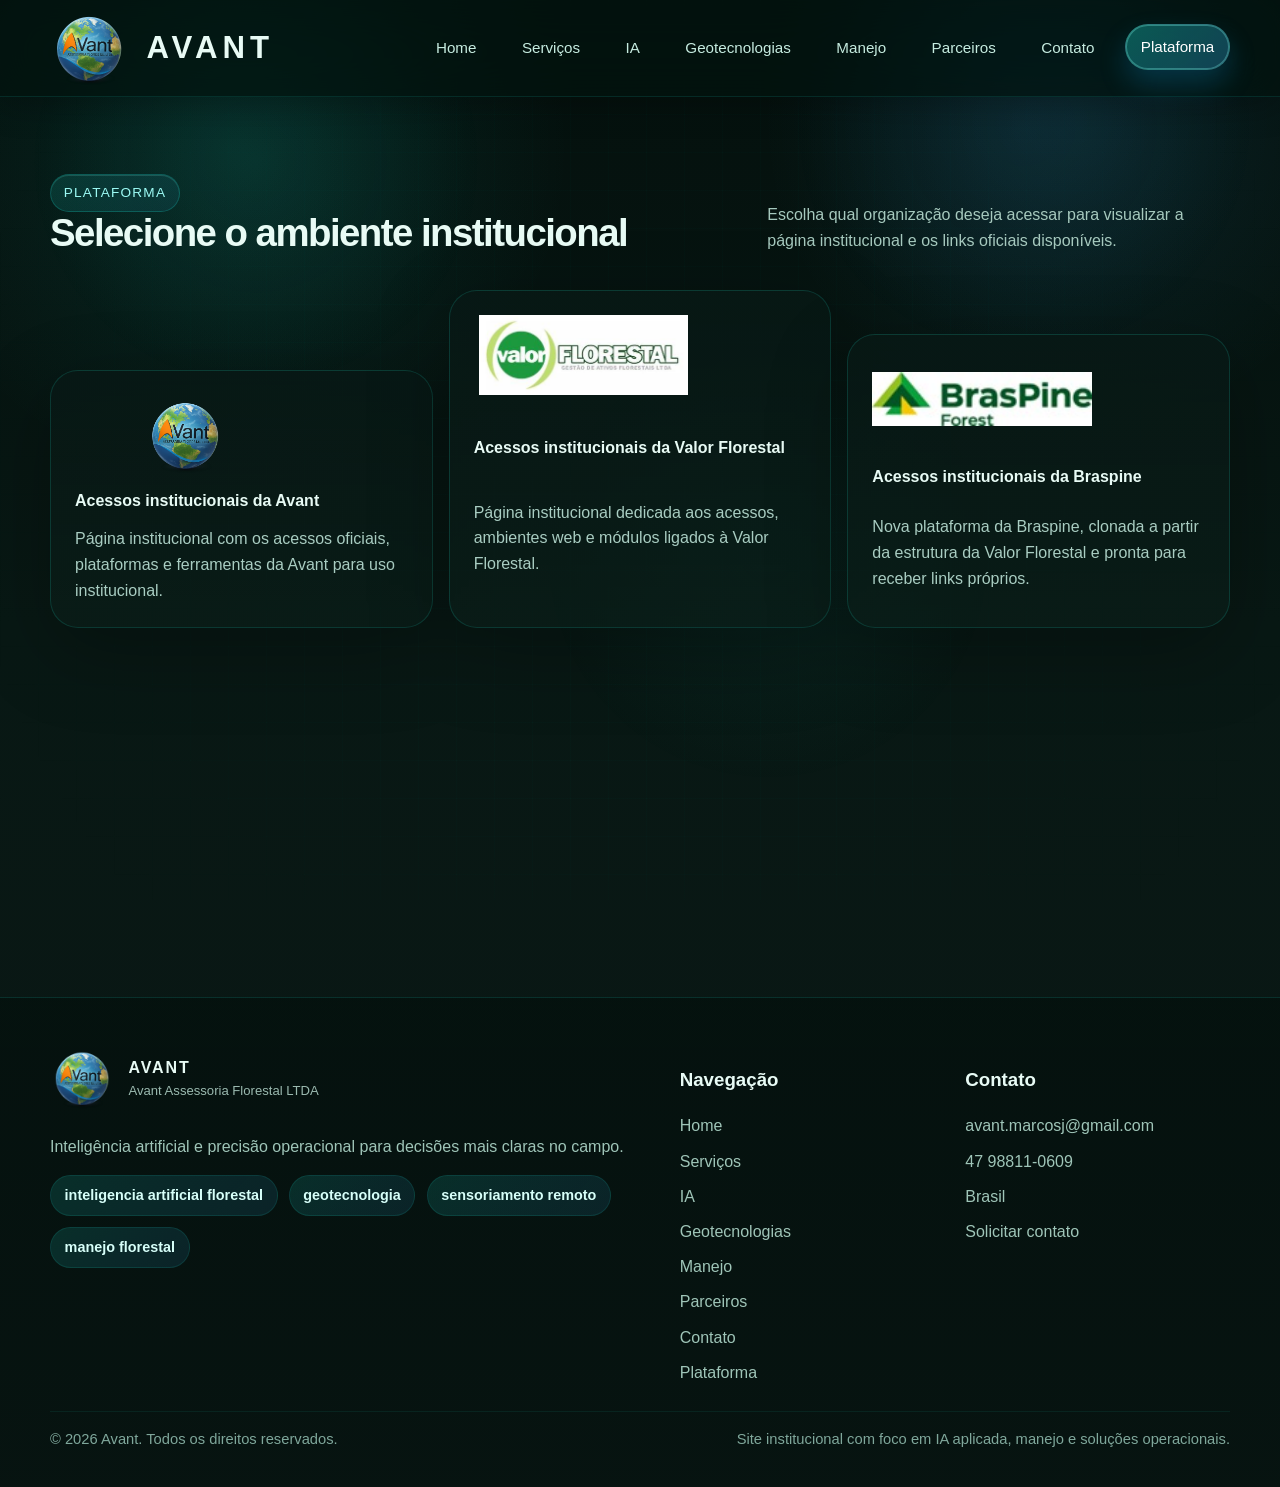
<file: site/plataforma.html>
<!DOCTYPE html>
<html lang="pt-BR">
  <head>
    <meta charset="UTF-8" />
    <meta name="viewport" content="width=device-width, initial-scale=1.0" />
    <title>Plataforma | Avant</title>
    <meta
      name="description"
      content="Acesso aos ambientes institucionais da Avant, da Valor Florestal e da Braspine."
    />
    <link rel="stylesheet" href="assets/css/style.css" />
  </head>
  <body data-page="plataforma">
    <div id="site-header"></div>

    <main class="site-shell">
      <section class="page-section">
        <div class="container platform-shell">
          <div class="section-head">
            <div>
              <span class="eyebrow">Plataforma</span>
              <h2>Selecione o ambiente institucional</h2>
            </div>
            <p>
              Escolha qual organização deseja acessar para visualizar a página institucional e os links oficiais disponíveis.
            </p>
          </div>

          <div class="platform-selector-grid">
            <a class="platform-selector-card platform-selector-card--avant" href="../avant/index.html">
              <img src="../avant/imagens/avant-logo.png" alt="Logo da Avant" />
              <strong>Acessos institucionais da Avant</strong>
              <p>
                Página institucional com os acessos oficiais, plataformas e ferramentas da Avant para uso institucional.
              </p>
            </a>

            <a class="platform-selector-card platform-selector-card--valor" href="../valor/index.html">
              <img src="../valor/imagens/parceiro-valor-florestal.jpg" alt="Logo da Valor Florestal" />
              <strong>Acessos institucionais da Valor Florestal</strong>
              <p>
                Página institucional dedicada aos acessos, ambientes web e módulos ligados à Valor Florestal.
              </p>
            </a>

            <a class="platform-selector-card platform-selector-card--braspine" href="../braspine/index.html">
              <img src="../braspine/imagens/parceiro-braspine.jpg" alt="Logo da Braspine" />
              <strong>Acessos institucionais da Braspine</strong>
              <p>
                Nova plataforma da Braspine, clonada a partir da estrutura da Valor Florestal e pronta para receber links próprios.
              </p>
            </a>
          </div>
        </div>
      </section>
    </main>

    <div id="site-footer"></div>
    <script src="assets/js/main.js"></script>
  </body>
</html>
</file>
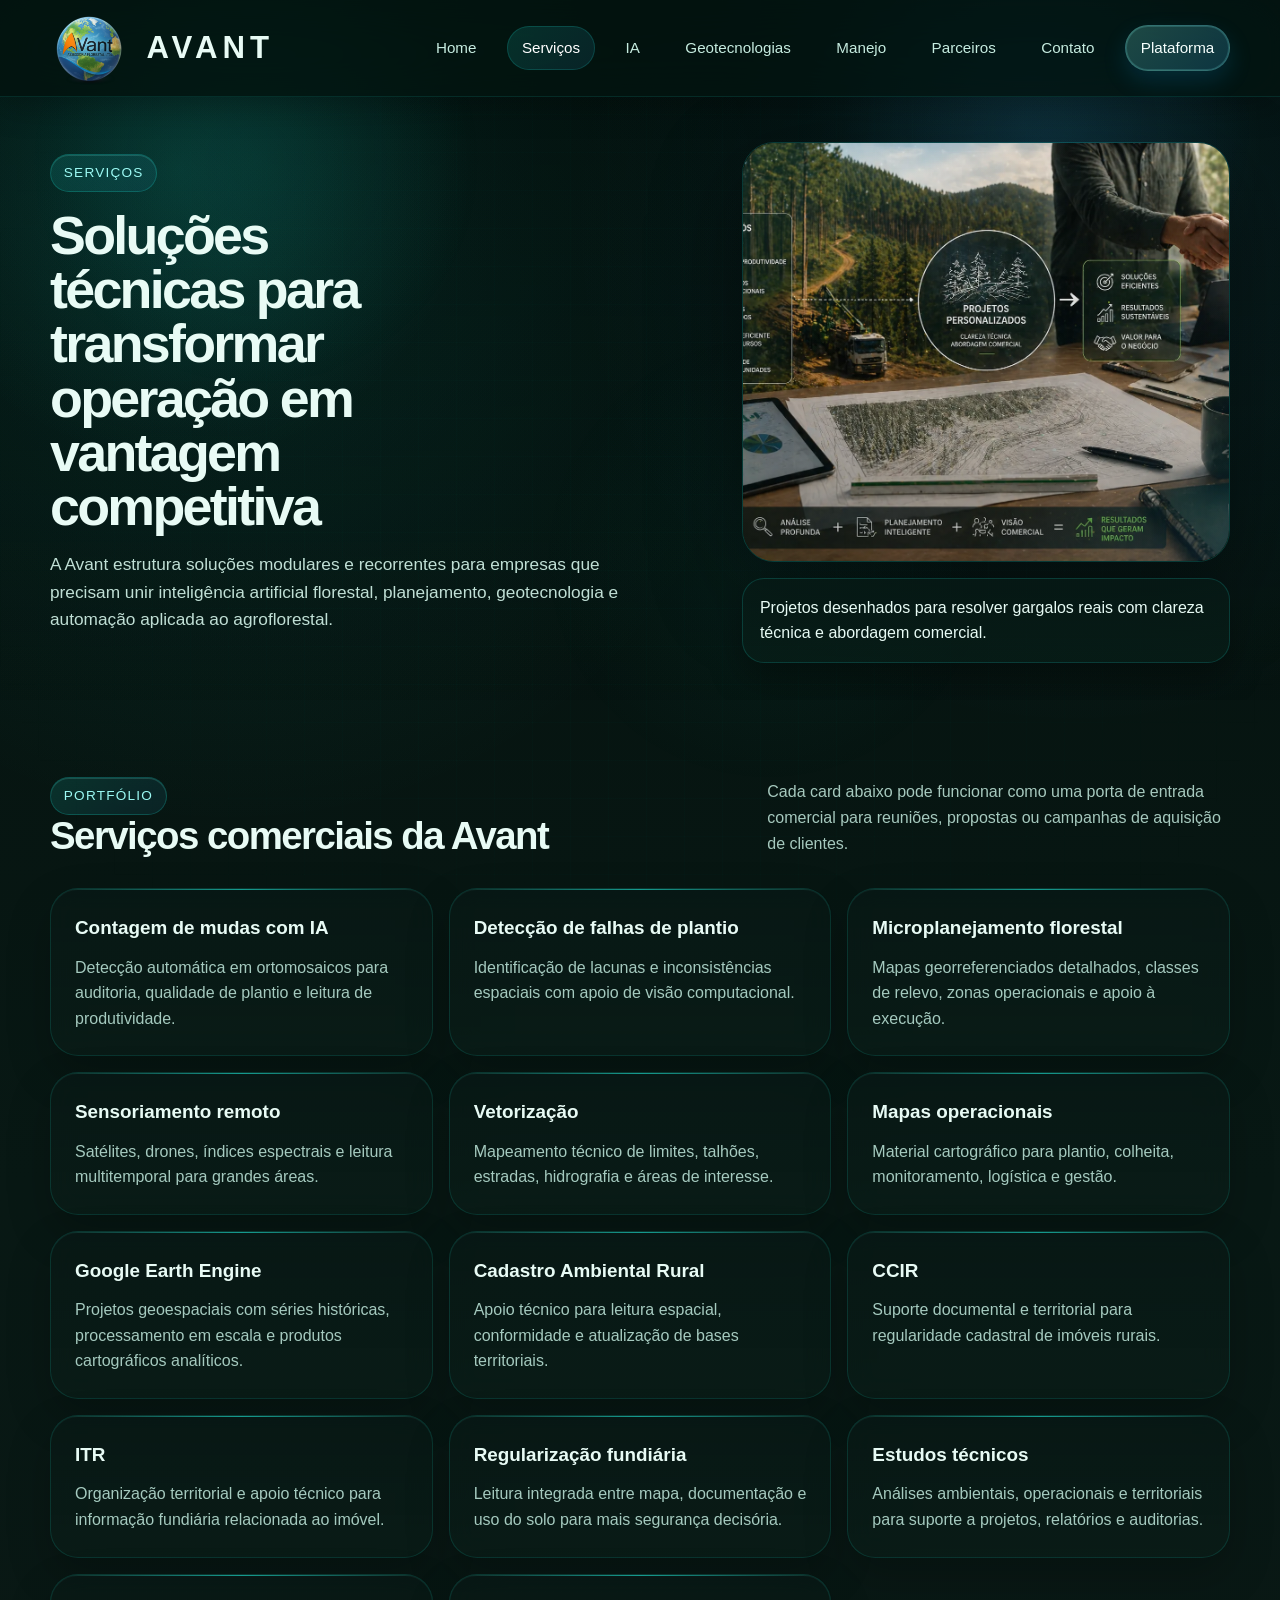
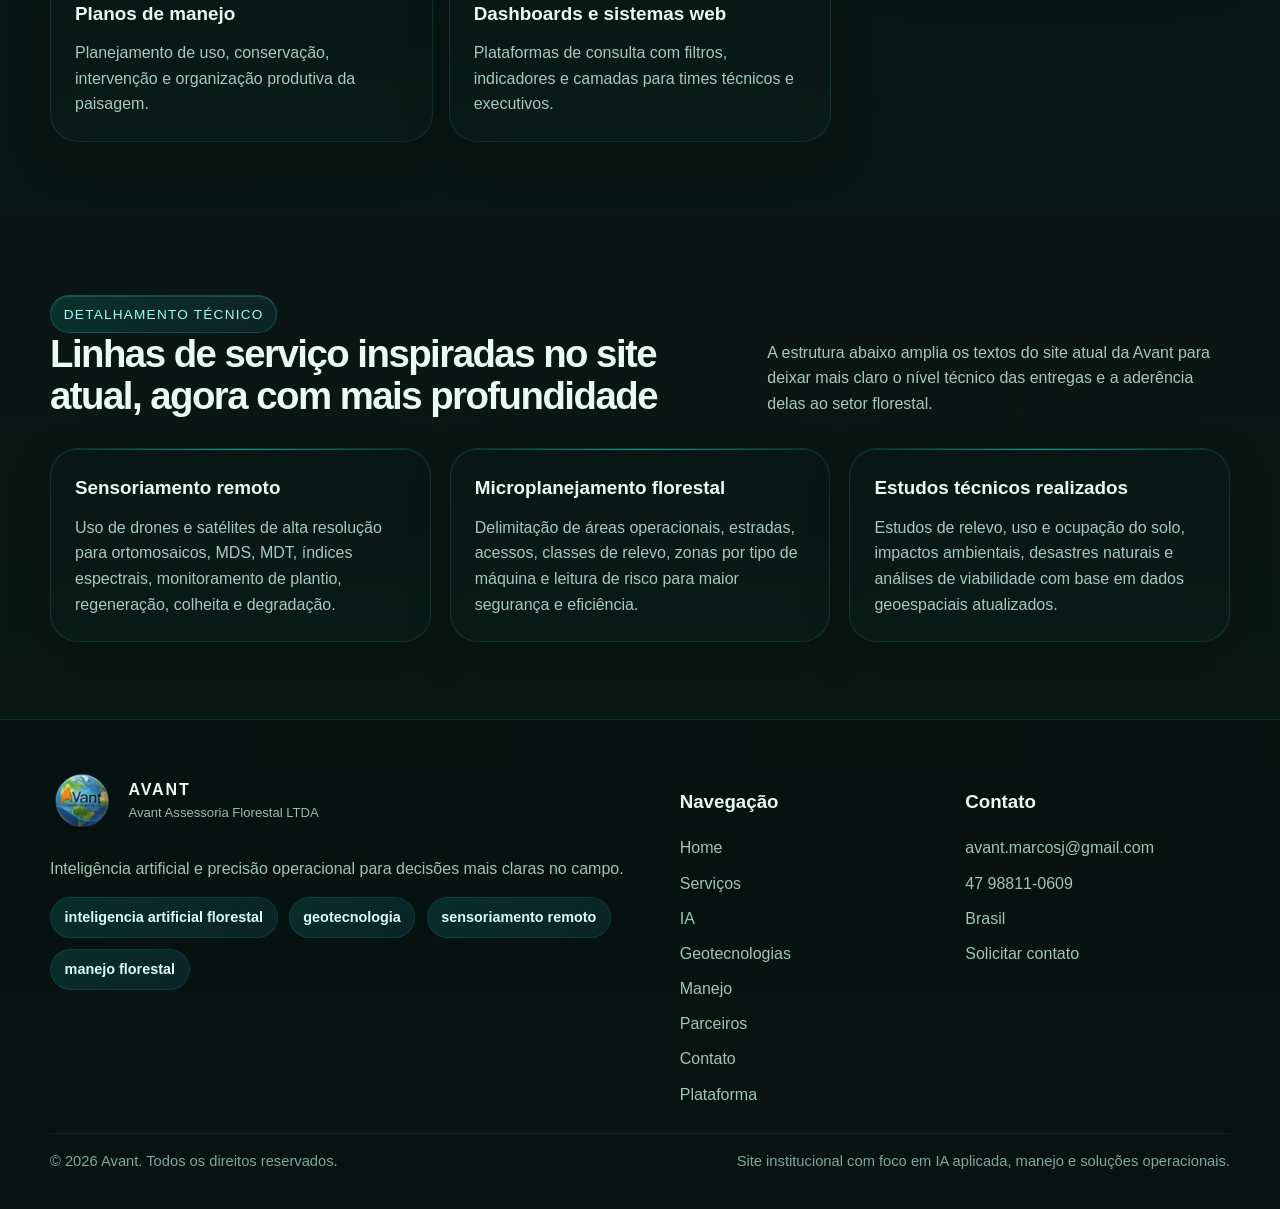
<file: site/servicos.html>
<!DOCTYPE html>
<html lang="pt-BR">
  <head>
    <meta charset="UTF-8" />
    <meta name="viewport" content="width=device-width, initial-scale=1.0" />
    <title>Serviços Técnicos | Avant</title>
    <meta
      name="description"
      content="Serviços técnicos da Avant em contagem de mudas, detecção de falhas de plantio, sensoriamento remoto, vetorização, mapas operacionais, manejo florestal, Google Earth Engine e regularização fundiária."
    />
    <link rel="stylesheet" href="assets/css/style.css" />
  </head>
  <body data-page="servicos">
    <div id="site-header"></div>

    <main class="site-shell">
      <section class="page-hero">
        <div class="container page-hero__grid">
          <div>
            <span class="eyebrow">Serviços</span>
            <h1>Soluções técnicas para transformar operação em vantagem competitiva</h1>
            <p>
              A Avant estrutura soluções modulares e recorrentes para empresas que precisam unir inteligência artificial
              florestal, planejamento, geotecnologia e automação aplicada ao agroflorestal.
            </p>
          </div>
          <div class="page-hero__visual">
            <div class="page-hero__media">
              <img src="imagens/servicos-hero.webp" alt="Serviços florestais com análise, planejamento e abordagem comercial aplicada" />
            </div>
            <div class="page-hero__note">Projetos desenhados para resolver gargalos reais com clareza técnica e abordagem comercial.</div>
          </div>
        </div>
      </section>

      <section class="page-section">
        <div class="container">
          <div class="section-head">
            <div>
              <span class="eyebrow">Portfólio</span>
              <h2>Serviços comerciais da Avant</h2>
            </div>
            <p>
              Cada card abaixo pode funcionar como uma porta de entrada comercial para reuniões, propostas ou campanhas de
              aquisição de clientes.
            </p>
          </div>

          <div class="service-grid">
            <article class="card"><h3>Contagem de mudas com IA</h3><p>Detecção automática em ortomosaicos para auditoria, qualidade de plantio e leitura de produtividade.</p></article>
            <article class="card"><h3>Detecção de falhas de plantio</h3><p>Identificação de lacunas e inconsistências espaciais com apoio de visão computacional.</p></article>
            <article class="card"><h3>Microplanejamento florestal</h3><p>Mapas georreferenciados detalhados, classes de relevo, zonas operacionais e apoio à execução.</p></article>
            <article class="card"><h3>Sensoriamento remoto</h3><p>Satélites, drones, índices espectrais e leitura multitemporal para grandes áreas.</p></article>
            <article class="card"><h3>Vetorização</h3><p>Mapeamento técnico de limites, talhões, estradas, hidrografia e áreas de interesse.</p></article>
            <article class="card"><h3>Mapas operacionais</h3><p>Material cartográfico para plantio, colheita, monitoramento, logística e gestão.</p></article>
            <article class="card"><h3>Google Earth Engine</h3><p>Projetos geoespaciais com séries históricas, processamento em escala e produtos cartográficos analíticos.</p></article>
            <article class="card"><h3>Cadastro Ambiental Rural</h3><p>Apoio técnico para leitura espacial, conformidade e atualização de bases territoriais.</p></article>
            <article class="card"><h3>CCIR</h3><p>Suporte documental e territorial para regularidade cadastral de imóveis rurais.</p></article>
            <article class="card"><h3>ITR</h3><p>Organização territorial e apoio técnico para informação fundiária relacionada ao imóvel.</p></article>
            <article class="card"><h3>Regularização fundiária</h3><p>Leitura integrada entre mapa, documentação e uso do solo para mais segurança decisória.</p></article>
            <article class="card"><h3>Estudos técnicos</h3><p>Análises ambientais, operacionais e territoriais para suporte a projetos, relatórios e auditorias.</p></article>
            <article class="card"><h3>Planos de manejo</h3><p>Planejamento de uso, conservação, intervenção e organização produtiva da paisagem.</p></article>
            <article class="card"><h3>Dashboards e sistemas web</h3><p>Plataformas de consulta com filtros, indicadores e camadas para times técnicos e executivos.</p></article>
          </div>
        </div>
      </section>

      <section class="page-section page-section--muted">
        <div class="container">
          <div class="section-head">
            <div>
              <span class="eyebrow">Detalhamento técnico</span>
              <h2>Linhas de serviço inspiradas no site atual, agora com mais profundidade</h2>
            </div>
            <p>
              A estrutura abaixo amplia os textos do site atual da Avant para deixar mais claro o nível técnico das entregas
              e a aderência delas ao setor florestal.
            </p>
          </div>

          <div class="grid grid--3">
            <article class="card">
              <h3>Sensoriamento remoto</h3>
              <p>Uso de drones e satélites de alta resolução para ortomosaicos, MDS, MDT, índices espectrais, monitoramento de plantio, regeneração, colheita e degradação.</p>
            </article>
            <article class="card">
              <h3>Microplanejamento florestal</h3>
              <p>Delimitação de áreas operacionais, estradas, acessos, classes de relevo, zonas por tipo de máquina e leitura de risco para maior segurança e eficiência.</p>
            </article>
            <article class="card">
              <h3>Estudos técnicos realizados</h3>
              <p>Estudos de relevo, uso e ocupação do solo, impactos ambientais, desastres naturais e análises de viabilidade com base em dados geoespaciais atualizados.</p>
            </article>
          </div>
        </div>
      </section>
    </main>

    <div id="site-footer"></div>
    <script src="assets/js/main.js"></script>
  </body>
</html>
</file>
<file: site/assets/css/style.css>
:root {
  --bg: #061411;
  --bg-soft: #0b1d18;
  --surface: rgba(8, 25, 21, 0.68);
  --surface-strong: rgba(11, 31, 25, 0.9);
  --surface-light: rgba(13, 34, 28, 0.82);
  --text: #e8fbf5;
  --text-dark: #e8fbf5;
  --muted: #9bbab0;
  --line: rgba(84, 235, 220, 0.16);
  --primary: #19dfcf;
  --primary-strong: #9cfaf4;
  --primary-soft: rgba(25, 223, 207, 0.12);
  --accent: #3ab8ff;
  --accent-strong: #77f6ff;
  --accent-soft: rgba(58, 184, 255, 0.16);
  --violet-glow: rgba(104, 126, 255, 0.14);
  --warning: #ffdf7a;
  --shadow: 0 24px 80px rgba(0, 0, 0, 0.28);
  --shadow-strong: 0 30px 90px rgba(0, 0, 0, 0.4);
  --radius: 28px;
  --radius-sm: 20px;
  --max-width: 1180px;
  --header-height: 88px;
  --transition: 220ms ease;
}

* {
  box-sizing: border-box;
}

html {
  scroll-behavior: smooth;
}

body {
  margin: 0;
  font-family: "Aptos", "Bahnschrift", "Segoe UI Variable Display", "Trebuchet MS", sans-serif;
  background:
    radial-gradient(circle at 18% 10%, rgba(25, 223, 207, 0.1), transparent 20%),
    radial-gradient(circle at 84% 8%, rgba(58, 184, 255, 0.1), transparent 18%),
    linear-gradient(180deg, #04100d 0%, #081814 42%, #0b1715 100%);
  color: var(--text-dark);
  line-height: 1.6;
  position: relative;
}

body.menu-open {
  overflow: hidden;
}

body.platform-modal-open {
  overflow: hidden;
}

body::before {
  content: "";
  position: fixed;
  inset: 0;
  z-index: -2;
  background:
    linear-gradient(rgba(25, 223, 207, 0.04) 1px, transparent 1px),
    linear-gradient(90deg, rgba(25, 223, 207, 0.04) 1px, transparent 1px);
  background-size: 38px 38px;
  mask-image: radial-gradient(circle at center, black 45%, transparent 100%);
  opacity: 0.45;
}

body::after {
  content: "";
  position: fixed;
  inset: 0;
  z-index: -1;
  background:
    radial-gradient(circle at 20% 18%, rgba(25, 223, 207, 0.08), transparent 18%),
    radial-gradient(circle at 80% 14%, rgba(58, 184, 255, 0.08), transparent 18%),
    radial-gradient(circle at 60% 62%, rgba(25, 223, 207, 0.05), transparent 24%);
  pointer-events: none;
}

img {
  max-width: 100%;
  display: block;
}

a {
  color: inherit;
  text-decoration: none;
}

button,
input,
textarea {
  font: inherit;
}

.site-shell {
  min-height: 100vh;
}

.container {
  width: min(calc(100% - 2rem), var(--max-width));
  margin: 0 auto;
}

.site-header {
  position: sticky;
  top: 0;
  z-index: 50;
  backdrop-filter: blur(22px) saturate(140%);
  background: rgba(4, 18, 14, 0.72);
  border-bottom: 1px solid rgba(25, 223, 207, 0.12);
  box-shadow: 0 10px 32px rgba(0, 0, 0, 0.24);
}

.site-header__inner {
  min-height: 96px;
  display: flex;
  align-items: center;
  justify-content: space-between;
  gap: 1.4rem;
}

.brand {
  display: inline-flex;
  align-items: center;
  gap: 0.9rem;
}

.brand__mark {
  position: relative;
  width: 64px;
  height: 64px;
  border-radius: 18px;
  overflow: visible;
  border: none;
  background: transparent;
  box-shadow: none;
}

.brand__mark img {
  width: 100%;
  height: 100%;
  object-fit: contain;
  padding: 0;
  filter: none;
}

.brand__text strong {
  display: block;
  font-size: 1rem;
  letter-spacing: 0.12em;
  text-transform: uppercase;
}

.brand__text span {
  display: block;
  font-size: 0.82rem;
  color: var(--muted);
}

.brand--header {
  gap: 1.15rem;
}

.brand__mark--header {
  width: 78px;
  height: 78px;
  border-radius: 22px;
}

.brand__mark--header img {
  padding: 0;
}

.brand__text--header {
  display: flex;
  align-items: center;
}

.brand__text--header strong {
  font-size: 1.95rem;
  letter-spacing: 0.16em;
  line-height: 1;
}

.site-nav {
  display: flex;
  align-items: center;
  gap: 1.5rem;
}

.site-nav__links {
  display: flex;
  align-items: center;
  gap: 1rem;
}

.site-nav__links a {
  padding: 0.6rem 0.92rem;
  border-radius: 999px;
  font-size: 0.95rem;
  color: #c6ece0;
  transition: background var(--transition), color var(--transition), box-shadow var(--transition);
}

.site-nav__links a:hover,
.site-nav__links a.is-active {
  background: linear-gradient(135deg, rgba(25, 223, 207, 0.14), rgba(58, 184, 255, 0.1));
  color: #ffffff;
  box-shadow: inset 0 0 0 1px rgba(25, 223, 207, 0.18);
}

.site-nav__platform-trigger {
  padding: 0.6rem 0.92rem;
  border-radius: 999px;
  border: 1px solid rgba(132, 255, 242, 0.26);
  background: linear-gradient(135deg, rgba(132, 255, 242, 0.22), rgba(58, 184, 255, 0.2));
  color: #f6fffd;
  font-size: 0.95rem;
  box-shadow:
    inset 0 0 0 1px rgba(132, 255, 242, 0.16),
    0 10px 24px rgba(20, 162, 240, 0.16);
  cursor: pointer;
  transition: background var(--transition), color var(--transition), box-shadow var(--transition), transform var(--transition);
}

.site-nav__platform-trigger:hover,
.site-nav__platform-trigger.is-active {
  transform: translateY(-1px);
  background: linear-gradient(135deg, rgba(25, 223, 207, 0.34), rgba(58, 184, 255, 0.28));
  color: #ffffff;
  box-shadow:
    inset 0 0 0 1px rgba(132, 255, 242, 0.3),
    0 14px 28px rgba(20, 162, 240, 0.22);
}

.site-header__actions {
  display: flex;
  align-items: center;
  gap: 0.85rem;
}

.menu-toggle {
  display: none;
  width: 48px;
  height: 48px;
  border: 0;
  border-radius: 14px;
  background: linear-gradient(135deg, rgba(25, 223, 207, 0.16), rgba(58, 184, 255, 0.1));
  color: var(--text-dark);
  box-shadow: inset 0 0 0 1px rgba(25, 223, 207, 0.16);
}

.menu-toggle span {
  display: block;
  width: 18px;
  height: 2px;
  margin: 4px auto;
  background: currentColor;
  border-radius: 999px;
}

.btn {
  display: inline-flex;
  align-items: center;
  justify-content: center;
  gap: 0.55rem;
  min-height: 50px;
  padding: 0.85rem 1.25rem;
  border-radius: 999px;
  border: 1px solid transparent;
  font-weight: 700;
  transition: transform var(--transition), box-shadow var(--transition), background var(--transition), border-color var(--transition);
}

.btn:hover {
  transform: translateY(-2px);
}

.btn--primary {
  background: linear-gradient(135deg, #0ec8bb, #14a2f0 70%, #67f2ff 100%);
  color: #02110e;
  box-shadow: 0 18px 36px rgba(20, 162, 240, 0.28);
}

.btn--secondary {
  background: rgba(8, 28, 23, 0.58);
  backdrop-filter: blur(12px);
  border-color: rgba(25, 223, 207, 0.18);
  color: var(--primary-strong);
  box-shadow: inset 0 1px 0 rgba(132, 255, 242, 0.1);
}

.btn--ghost {
  background: transparent;
  border-color: rgba(25, 223, 207, 0.14);
  color: var(--text-dark);
}

.btn--light {
  background: rgba(7, 28, 22, 0.78);
  color: #dffcf7;
  border-color: rgba(25, 223, 207, 0.14);
}

.hero,
.page-hero {
  position: relative;
  overflow: hidden;
}

.hero {
  padding: 4rem 0 2.8rem;
}

.hero::before,
.page-hero::before {
  content: "";
  position: absolute;
  inset: 0;
  background:
    radial-gradient(circle at 14% 12%, rgba(25, 223, 207, 0.12), transparent 24%),
    radial-gradient(circle at 82% 8%, rgba(58, 184, 255, 0.1), transparent 18%),
    linear-gradient(180deg, rgba(2, 12, 10, 0.26), rgba(2, 12, 10, 0.1));
}

.hero__grid,
.page-hero__grid {
  position: relative;
  z-index: 1;
  display: grid;
  grid-template-columns: minmax(0, 1.15fr) minmax(320px, 0.85fr);
  gap: 2rem;
  align-items: center;
}

.eyebrow {
  display: inline-flex;
  align-items: center;
  gap: 0.55rem;
  padding: 0.45rem 0.8rem;
  border-radius: 999px;
  background: linear-gradient(135deg, rgba(25, 223, 207, 0.14), rgba(58, 184, 255, 0.08));
  border: 1px solid rgba(25, 223, 207, 0.22);
  color: var(--primary-strong);
  font-size: 0.85rem;
  letter-spacing: 0.09em;
  text-transform: uppercase;
  box-shadow: inset 0 1px 0 rgba(140, 255, 239, 0.16);
}

.hero h1,
.page-hero h1 {
  margin: 1rem 0 1rem;
  max-width: 13ch;
  font-size: clamp(2.3rem, 4.2vw, 4.45rem);
  line-height: 1.01;
  letter-spacing: -0.05em;
  text-wrap: balance;
}

.hero p,
.page-hero p {
  max-width: 62ch;
  color: #c0dfd5;
  font-size: 1.08rem;
  text-wrap: pretty;
}

.hero__actions,
.page-hero__actions {
  display: flex;
  flex-wrap: wrap;
  gap: 0.85rem;
  margin-top: 1.7rem;
}

.hero__stats {
  display: grid;
  grid-template-columns: repeat(3, minmax(0, 1fr));
  gap: 0.9rem;
  margin-top: 2rem;
}

.mini-stat {
  padding: 1.05rem;
  border-radius: 24px;
  background:
    linear-gradient(180deg, rgba(7, 24, 20, 0.84), rgba(10, 31, 25, 0.66));
  backdrop-filter: blur(12px);
  border: 1px solid rgba(25, 223, 207, 0.18);
  box-shadow:
    inset 0 1px 0 rgba(140, 255, 239, 0.08),
    0 18px 40px rgba(0, 0, 0, 0.18);
}

.mini-stat strong {
  display: block;
  font-size: 1.35rem;
  color: var(--primary-strong);
}

.mini-stat span {
  color: #9fc5b9;
  font-size: 0.9rem;
}

.hero__visual,
.page-hero__visual {
  position: relative;
  display: grid;
  gap: 1rem;
  align-content: start;
  min-height: auto;
}

.hero-card {
  display: grid;
  gap: 1rem;
  position: relative;
  right: auto;
  width: 100%;
  border-radius: 34px;
  overflow: visible;
  background: transparent;
  border: none;
  box-shadow: none;
}

.hero-card img,
.page-hero__media img {
  width: 100%;
  height: 100%;
  object-fit: cover;
}

.hero-card--main {
  height: auto;
}

.hero-card--main > img {
  min-height: 520px;
  border-radius: 34px;
  border: 1px solid rgba(25, 223, 207, 0.2);
  box-shadow: var(--shadow-strong);
}

.hero-card--main::before,
.page-hero__media::before,
.media-panel::before,
.gallery__item::before {
  content: "";
  position: absolute;
  inset: 0 0 auto 0;
  height: 100%;
  z-index: 1;
  background:
    linear-gradient(135deg, rgba(25, 223, 207, 0.12), transparent 34%),
    linear-gradient(315deg, rgba(58, 184, 255, 0.18), transparent 30%);
  mix-blend-mode: screen;
  pointer-events: none;
}

.hero-card--main::before,
.hero-card--main::after {
  height: 520px;
  border-radius: 34px;
}

.hero-card--secondary {
  display: none;
}

.floating-panel {
  position: relative;
  left: auto;
  right: auto;
  bottom: auto;
  top: auto;
  width: 100%;
  max-width: none;
  padding: 1.2rem 1.25rem;
  border-radius: 24px;
  backdrop-filter: blur(16px) saturate(120%);
  background: linear-gradient(180deg, rgba(7, 26, 22, 0.84), rgba(8, 31, 25, 0.64));
  border: 1px solid rgba(25, 223, 207, 0.2);
  color: var(--text-dark);
  box-shadow:
    inset 0 1px 0 rgba(140, 255, 239, 0.08),
    0 20px 40px rgba(0, 0, 0, 0.26);
  z-index: 2;
}

.floating-panel strong {
  display: block;
  margin-bottom: 0.4rem;
}

.floating-panel ul {
  margin: 0;
  padding-left: 1rem;
  color: #abd3c6;
}

.page-hero {
  padding: 2.8rem 0 2.3rem;
}

.page-hero__visual {
  min-height: auto;
}

.page-hero__media {
  position: relative;
  inset: auto;
  min-height: 420px;
  border-radius: 32px;
  overflow: hidden;
  border: 1px solid rgba(25, 223, 207, 0.18);
  box-shadow: var(--shadow-strong);
}

.page-hero__media::after,
.hero-card--main::after,
.media-panel::after {
  content: "";
  position: absolute;
  inset: 0 0 auto 0;
  height: 100%;
  z-index: 1;
  background: linear-gradient(180deg, rgba(255, 255, 255, 0.02), rgba(0, 10, 12, 0.22));
  pointer-events: none;
}

.page-hero__media::before,
.page-hero__media::after {
  border-radius: 32px;
}

.page-hero__note {
  position: relative;
  right: auto;
  bottom: auto;
  max-width: none;
  padding: 1rem 1.05rem;
  border-radius: 22px;
  background: linear-gradient(180deg, rgba(7, 26, 22, 0.84), rgba(8, 31, 25, 0.66));
  border: 1px solid rgba(25, 223, 207, 0.18);
  color: var(--text-dark);
  backdrop-filter: blur(14px);
  box-shadow: 0 18px 34px rgba(0, 0, 0, 0.3);
  z-index: 2;
}

.page-section {
  position: relative;
  padding: 4.8rem 0;
  color: var(--text-dark);
}

.platform-modal {
  position: fixed;
  inset: 0;
  z-index: 80;
}

.platform-modal__backdrop {
  position: absolute;
  inset: 0;
  background: rgba(1, 9, 8, 0.7);
  backdrop-filter: blur(10px);
}

.platform-modal__dialog {
  position: relative;
  width: min(calc(100% - 2rem), 760px);
  margin: 11vh auto 0;
  padding: 1.8rem;
  border-radius: 30px;
  background: linear-gradient(180deg, rgba(7, 24, 20, 0.96), rgba(10, 29, 24, 0.9));
  border: 1px solid rgba(25, 223, 207, 0.18);
  box-shadow: var(--shadow-strong);
}

.platform-modal__dialog h2 {
  margin: 0.8rem 0 0.6rem;
  font-size: clamp(2rem, 4vw, 3rem);
  line-height: 1.02;
  letter-spacing: -0.04em;
}

.platform-modal__dialog p {
  margin: 0;
  max-width: 58ch;
  color: #b9ddd2;
}

.platform-modal__close {
  position: absolute;
  top: 1rem;
  right: 1rem;
  width: 46px;
  height: 46px;
  border-radius: 50%;
  border: 1px solid rgba(25, 223, 207, 0.18);
  background: rgba(7, 24, 20, 0.88);
  color: #dffff9;
  font-size: 1.6rem;
  line-height: 1;
  cursor: pointer;
}

.platform-modal__options {
  display: grid;
  grid-template-columns: repeat(2, minmax(0, 1fr));
  gap: 1rem;
  margin-top: 1.5rem;
}

.platform-modal__card {
  display: grid;
  gap: 0.6rem;
  min-height: 220px;
  padding: 1.35rem;
  border-radius: 26px;
  background: linear-gradient(180deg, rgba(8, 24, 21, 0.9), rgba(11, 33, 27, 0.76));
  border: 1px solid rgba(25, 223, 207, 0.16);
  box-shadow: inset 0 1px 0 rgba(140, 255, 239, 0.08);
  transition: transform var(--transition), box-shadow var(--transition), border-color var(--transition);
}

.platform-modal__card:hover {
  transform: translateY(-3px);
  border-color: rgba(25, 223, 207, 0.26);
  box-shadow:
    inset 0 1px 0 rgba(140, 255, 239, 0.12),
    0 20px 40px rgba(0, 0, 0, 0.24);
}

.platform-modal__label {
  display: inline-flex;
  width: fit-content;
  padding: 0.42rem 0.72rem;
  border-radius: 999px;
  background: rgba(25, 223, 207, 0.1);
  color: #9cfaf4;
  font-size: 0.82rem;
  letter-spacing: 0.08em;
  text-transform: uppercase;
}

.platform-modal__card strong {
  font-size: 1.2rem;
}

.platform-modal__card span:last-child {
  color: #a7ccc1;
}

.page-section--dark {
  color: var(--text-dark);
  background:
    radial-gradient(circle at 10% 0%, rgba(25, 223, 207, 0.12), transparent 24%),
    radial-gradient(circle at 90% 10%, rgba(58, 184, 255, 0.08), transparent 20%),
    linear-gradient(180deg, #081814, #0a1816);
}

.page-section--muted {
  background:
    linear-gradient(180deg, rgba(9, 21, 18, 0.94), rgba(11, 25, 21, 0.96));
}

.section-head {
  display: flex;
  align-items: end;
  justify-content: space-between;
  gap: 1.4rem;
  margin-bottom: 2rem;
}

.section-head h2 {
  margin: 0;
  font-size: clamp(1.9rem, 3vw, 3rem);
  line-height: 1.08;
  letter-spacing: -0.04em;
}

.section-head p {
  max-width: 52ch;
  margin: 0;
  color: #a6c9be;
}

.page-section--dark .section-head p,
.page-section--dark .section-head .eyebrow {
  color: #a6c9be;
}

.grid {
  display: grid;
  gap: 1.2rem;
}

.grid--2 {
  grid-template-columns: repeat(2, minmax(0, 1fr));
}

.grid--3 {
  grid-template-columns: repeat(3, minmax(0, 1fr));
}

.grid--4 {
  grid-template-columns: repeat(4, minmax(0, 1fr));
}

.card {
  position: relative;
  padding: 1.5rem;
  border-radius: var(--radius);
  background:
    linear-gradient(180deg, rgba(8, 24, 21, 0.88), rgba(10, 29, 24, 0.7));
  backdrop-filter: blur(14px);
  border: 1px solid rgba(25, 223, 207, 0.14);
  box-shadow:
    inset 0 1px 0 rgba(140, 255, 239, 0.06),
    0 18px 44px rgba(0, 0, 0, 0.22);
  overflow: hidden;
}

.card::before {
  content: "";
  position: absolute;
  inset: 0 auto auto 0;
  width: 100%;
  height: 1px;
  background: linear-gradient(90deg, transparent, rgba(25, 223, 207, 0.7), transparent);
  opacity: 0.9;
}

.card--dark {
  background:
    linear-gradient(180deg, rgba(7, 22, 19, 0.9), rgba(10, 29, 24, 0.76));
  border-color: rgba(25, 223, 207, 0.16);
  color: var(--text-dark);
}

.card--dark p,
.card--dark li,
.card--dark .meta {
  color: #a5cabf;
}

.card h3,
.card h4 {
  margin-top: 0;
  margin-bottom: 0.7rem;
  font-size: 1.18rem;
}

.card p,
.card li {
  margin: 0;
  color: #a5cabf;
}

.icon-badge {
  width: 52px;
  height: 52px;
  display: grid;
  place-items: center;
  margin-bottom: 1rem;
  border-radius: 16px;
  background:
    linear-gradient(135deg, rgba(25, 223, 207, 0.16), rgba(58, 184, 255, 0.2));
  box-shadow:
    inset 0 1px 0 rgba(140, 255, 239, 0.14),
    0 12px 24px rgba(20, 162, 240, 0.16);
  color: #dbfffb;
  font-size: 1.25rem;
  font-weight: 800;
}

.problem-list,
.step-list,
.feature-list,
.inline-list {
  display: grid;
  gap: 0.9rem;
}

.problem-item,
.step-item,
.feature-item {
  padding: 1rem 1.1rem;
  border-radius: 18px;
  background:
    linear-gradient(180deg, rgba(7, 24, 20, 0.84), rgba(9, 29, 24, 0.64));
  border: 1px solid rgba(25, 223, 207, 0.14);
  backdrop-filter: blur(10px);
}

.problem-item strong,
.step-item strong,
.feature-item strong {
  display: block;
  margin-bottom: 0.3rem;
}

.split {
  display: grid;
  grid-template-columns: minmax(0, 1fr) minmax(320px, 0.92fr);
  gap: 1.4rem;
  align-items: start;
}

.media-panel {
  position: relative;
  display: grid;
  gap: 1rem;
  min-height: auto;
  border-radius: 32px;
  overflow: visible;
  border: none;
  box-shadow: none;
}

.media-panel img {
  width: 100%;
  height: 420px;
  object-fit: cover;
  border-radius: 32px;
  border: 1px solid rgba(25, 223, 207, 0.16);
  box-shadow: var(--shadow-strong);
}

.media-panel__overlay {
  position: relative;
  inset: auto;
  padding: 1rem 1.05rem;
  border-radius: 20px;
  background: linear-gradient(180deg, rgba(7, 26, 22, 0.84), rgba(8, 31, 25, 0.66));
  color: var(--text-dark);
  border: 1px solid rgba(25, 223, 207, 0.16);
  backdrop-filter: blur(14px);
  box-shadow: 0 18px 36px rgba(0, 0, 0, 0.26);
  z-index: 2;
}

.media-panel::before,
.media-panel::after {
  height: 420px;
  border-radius: 32px;
}

.metrics {
  display: grid;
  grid-template-columns: repeat(2, minmax(0, 1fr));
  gap: 1rem;
}

.metric {
  padding: 1rem 1.1rem;
  border-radius: 20px;
  background: linear-gradient(180deg, rgba(7, 24, 20, 0.84), rgba(10, 31, 25, 0.64));
  border: 1px solid rgba(25, 223, 207, 0.14);
  backdrop-filter: blur(12px);
}

.metric strong {
  display: block;
  margin-bottom: 0.3rem;
  font-size: 1.6rem;
  line-height: 1;
  color: var(--primary-strong);
}

.gallery {
  display: grid;
  grid-template-columns: 1.2fr 0.8fr 0.8fr;
  gap: 1rem;
}

.gallery__item {
  display: grid;
  grid-template-rows: 220px auto;
  gap: 0.9rem;
  min-height: auto;
  border-radius: 24px;
  overflow: visible;
  position: relative;
  background: transparent;
  border: none;
  box-shadow: none;
}

.gallery__item img {
  width: 100%;
  height: 220px;
  object-fit: cover;
  border-radius: 24px;
  border: 1px solid rgba(25, 223, 207, 0.14);
  box-shadow: 0 20px 42px rgba(0, 0, 0, 0.26);
}

.gallery__item--tall {
  grid-template-rows: 456px auto;
}

.gallery__item--tall img {
  height: 456px;
}

.gallery__caption {
  position: relative;
  left: auto;
  right: auto;
  bottom: auto;
  padding: 0.8rem 0.95rem;
  border-radius: 18px;
  color: var(--text-dark);
  background: linear-gradient(180deg, rgba(7, 26, 22, 0.84), rgba(8, 31, 25, 0.66));
  border: 1px solid rgba(25, 223, 207, 0.14);
  backdrop-filter: blur(12px);
  z-index: 2;
}

.gallery__item::before,
.gallery__item::after {
  height: 220px;
  border-radius: 24px;
}

.gallery__item--tall::before,
.gallery__item--tall::after {
  height: 456px;
}

.logo-grid,
.segment-grid,
.case-grid,
.service-grid,
.insight-grid {
  display: grid;
  gap: 1rem;
}

.logo-grid {
  grid-template-columns: repeat(3, minmax(0, 1fr));
}

.logo-slot {
  min-height: 148px;
  display: grid;
  place-items: center;
  text-align: center;
  padding: 1.2rem 1.35rem;
  border-radius: 22px;
  background: linear-gradient(180deg, rgba(255, 255, 255, 0.98), rgba(238, 246, 243, 0.94));
  border: 1px solid rgba(120, 160, 150, 0.22);
  box-shadow:
    inset 0 1px 0 rgba(255, 255, 255, 0.9),
    0 18px 34px rgba(0, 0, 0, 0.16);
  backdrop-filter: blur(12px);
}

.logo-slot img {
  width: 100%;
  max-width: 240px;
  max-height: 92px;
  object-fit: contain;
}

.platform-shell {
  display: grid;
  gap: 1.8rem;
}

.platform-selector-grid {
  display: grid;
  grid-template-columns: repeat(auto-fit, minmax(260px, 1fr));
  gap: 1rem;
}

.platform-selector-card {
  display: grid;
  gap: 0.8rem;
  min-height: 240px;
  padding: 1.5rem;
  border-radius: 28px;
  background: linear-gradient(180deg, rgba(8, 24, 21, 0.9), rgba(10, 29, 24, 0.72));
  border: 1px solid rgba(25, 223, 207, 0.16);
  box-shadow: var(--shadow);
  transition: transform var(--transition), box-shadow var(--transition), border-color var(--transition);
}

.platform-selector-card:hover {
  transform: translateY(-3px);
  border-color: rgba(25, 223, 207, 0.28);
  box-shadow: var(--shadow-strong);
}

.platform-selector-card img {
  width: 100%;
  max-width: 220px;
  height: 80px;
  object-fit: contain;
}

.platform-selector-card p {
  color: #a9cdc2;
  margin: 0;
}

.platform-selector-card--avant {
  margin-top: 3.5rem;
}

.platform-selector-card--valor {
  margin-top: -1.5rem;
}

.platform-selector-card--braspine {
  margin-top: 1.25rem;
}

.platform-brand-grid {
  display: grid;
  grid-template-columns: minmax(260px, 0.9fr) minmax(320px, 1.1fr);
  gap: 1.2rem;
  align-items: start;
}

.platform-brand-stack {
  display: grid;
  gap: 1rem;
}

.platform-brand-card {
  display: grid;
  place-items: center;
  min-height: 190px;
  padding: 1.4rem;
  border-radius: 28px;
  background: linear-gradient(180deg, rgba(255, 255, 255, 0.98), rgba(238, 246, 243, 0.94));
  border: 1px solid rgba(120, 160, 150, 0.22);
  box-shadow:
    inset 0 1px 0 rgba(255, 255, 255, 0.9),
    0 20px 38px rgba(0, 0, 0, 0.16);
}

.platform-brand-card--institutional {
  min-height: auto;
  padding: 0.2rem;
  background: transparent;
  border: none;
  box-shadow: none;
}

button.platform-brand-card {
  width: 100%;
  cursor: pointer;
  transition: transform var(--transition), box-shadow var(--transition), border-color var(--transition);
}

button.platform-brand-card:hover,
button.platform-brand-card[aria-expanded="true"] {
  transform: translateY(-2px);
  border-color: rgba(25, 223, 207, 0.34);
  box-shadow:
    inset 0 1px 0 rgba(255, 255, 255, 0.92),
    0 24px 42px rgba(0, 0, 0, 0.2);
}

button.platform-brand-card--institutional:hover,
button.platform-brand-card--institutional[aria-expanded="true"] {
  border-color: transparent;
  box-shadow: none;
}

.platform-brand-card img {
  width: 100%;
  max-width: 320px;
  max-height: 120px;
  object-fit: contain;
}

.platform-links {
  display: grid;
  grid-template-columns: repeat(auto-fit, minmax(220px, 1fr));
  gap: 1rem;
}

.platform-tool-card {
  display: grid;
  gap: 0.85rem;
  padding: 0;
  border-radius: 24px;
  overflow: hidden;
  background: linear-gradient(180deg, rgba(255, 255, 255, 0.98), rgba(238, 246, 243, 0.94));
  border: 1px solid rgba(120, 160, 150, 0.22);
  box-shadow:
    inset 0 1px 0 rgba(255, 255, 255, 0.9),
    0 18px 34px rgba(0, 0, 0, 0.16);
  transition: transform var(--transition), box-shadow var(--transition), border-color var(--transition);
}

.platform-tool-card:hover {
  transform: translateY(-3px);
  border-color: rgba(25, 223, 207, 0.32);
  box-shadow:
    inset 0 1px 0 rgba(255, 255, 255, 0.92),
    0 24px 42px rgba(0, 0, 0, 0.18);
}

.platform-tool-card img {
  width: 100%;
  height: 190px;
  object-fit: cover;
}

.platform-tool-card__body {
  padding: 0 1rem 1rem;
}

.platform-tool-card__body h3 {
  margin: 0;
  color: #17332b;
  font-size: 1.08rem;
}

.platform-tool-card__body p {
  margin: 0.55rem 0 0;
  color: #4f695f;
  font-size: 0.94rem;
}

.segment-grid,
.case-grid,
.service-grid,
.insight-grid {
  grid-template-columns: repeat(3, minmax(0, 1fr));
}

.case-card__meta,
.meta {
  display: inline-flex;
  align-items: center;
  gap: 0.5rem;
  margin-bottom: 0.8rem;
  font-size: 0.84rem;
  color: #93c2b6;
  text-transform: uppercase;
  letter-spacing: 0.08em;
}

.check-list,
.dot-list {
  margin: 0;
  padding-left: 1.1rem;
}

.check-list li,
.dot-list li {
  margin-bottom: 0.55rem;
}

.kpi-band {
  display: grid;
  grid-template-columns: repeat(4, minmax(0, 1fr));
  gap: 1rem;
  margin-top: 2rem;
}

.kpi-band .card {
  background: linear-gradient(180deg, rgba(8, 24, 21, 0.88), rgba(10, 29, 24, 0.72));
  color: var(--text-dark);
}

.kpi-band strong {
  display: block;
  margin-bottom: 0.35rem;
  font-size: 1.7rem;
}

.cta-banner {
  position: relative;
  overflow: hidden;
  padding: 2.25rem;
  border-radius: 36px;
  background:
    linear-gradient(120deg, rgba(4, 16, 13, 0.72), rgba(6, 20, 18, 0.56)),
    url("../../imagens/cta-forest-tech.jpg") center/cover;
  color: var(--text-dark);
  border: 1px solid rgba(25, 223, 207, 0.18);
  box-shadow: var(--shadow-strong);
}

.cta-banner::before {
  content: "";
  position: absolute;
  inset: 0;
  background:
    linear-gradient(90deg, rgba(3, 14, 12, 0.82), rgba(3, 14, 12, 0.32)),
    radial-gradient(circle at 78% 22%, rgba(58, 184, 255, 0.14), transparent 18%);
}

.cta-banner > * {
  position: relative;
  z-index: 1;
}

.cta-banner h2 {
  margin: 0 0 0.7rem;
  font-size: clamp(2rem, 3vw, 3.2rem);
  line-height: 1.05;
}

.cta-banner p {
  max-width: 60ch;
  color: #c5e4da;
}

.contact-grid {
  display: grid;
  grid-template-columns: minmax(280px, 0.92fr) minmax(0, 1.08fr);
  gap: 1.35rem;
  align-items: start;
}

.contact-grid--single {
  grid-template-columns: minmax(0, 900px);
  justify-content: center;
}

.contact-card,
.form-card {
  padding: 1.6rem;
  border-radius: 28px;
  background: linear-gradient(180deg, rgba(8, 24, 21, 0.88), rgba(10, 29, 24, 0.72));
  border: 1px solid rgba(25, 223, 207, 0.14);
  box-shadow: 0 18px 40px rgba(0, 0, 0, 0.24);
  color: var(--text-dark);
  backdrop-filter: blur(14px);
}

.contact-card--info,
.form-card--contact {
  display: grid;
  gap: 1.2rem;
}

.contact-card__lead {
  margin: 0;
  color: #b8ddd2;
}

.contact-channel-grid {
  display: grid;
  grid-template-columns: repeat(2, minmax(0, 1fr));
  gap: 0.95rem;
}

.contact-channel-card {
  display: grid;
  gap: 0.35rem;
  padding: 1rem 1.05rem;
  border-radius: 20px;
  background: linear-gradient(180deg, rgba(10, 29, 24, 0.86), rgba(7, 23, 20, 0.72));
  border: 1px solid rgba(25, 223, 207, 0.14);
  box-shadow: inset 0 1px 0 rgba(140, 255, 239, 0.06);
  color: var(--text-dark);
}

.contact-channel-card strong {
  font-size: 0.94rem;
  letter-spacing: 0.04em;
  text-transform: uppercase;
}

.contact-channel-card span {
  color: #b7ddd1;
}

.contact-channel-card:hover {
  border-color: rgba(25, 223, 207, 0.24);
}

.contact-support-note {
  padding: 1rem 1.05rem;
  border-radius: 20px;
  background: linear-gradient(180deg, rgba(25, 223, 207, 0.1), rgba(58, 184, 255, 0.08));
  border: 1px solid rgba(25, 223, 207, 0.16);
  color: #d6fff9;
}

.contact-form-header {
  display: grid;
  gap: 0.55rem;
}

.contact-form-header h2 {
  margin: 0;
}

.contact-form-header p {
  margin: 0;
  color: #b7ddd1;
}

.contact-form-highlights {
  display: grid;
  grid-template-columns: repeat(3, minmax(0, 1fr));
  gap: 0.9rem;
}

.contact-highlight {
  padding: 0.95rem 1rem;
  border-radius: 18px;
  background: linear-gradient(180deg, rgba(9, 28, 23, 0.84), rgba(8, 23, 20, 0.74));
  border: 1px solid rgba(25, 223, 207, 0.14);
}

.contact-highlight strong {
  display: block;
  margin-bottom: 0.3rem;
  color: #f2fffd;
}

.contact-highlight span {
  color: #afdad0;
  font-size: 0.94rem;
}

.form-grid {
  display: grid;
  grid-template-columns: repeat(2, minmax(0, 1fr));
  gap: 1rem;
}

.field {
  display: grid;
  gap: 0.45rem;
}

.field--full {
  grid-column: 1 / -1;
}

.field label {
  font-weight: 700;
  color: #d4fcf7;
}

.field input,
.field textarea {
  width: 100%;
  padding: 0.95rem 1rem;
  border-radius: 16px;
  border: 1px solid rgba(25, 223, 207, 0.18);
  background: rgba(5, 21, 17, 0.74);
  box-shadow: inset 0 1px 0 rgba(140, 255, 239, 0.06);
  color: #ecfffb;
}

.field textarea {
  min-height: 140px;
  resize: vertical;
}

.form-actions {
  display: flex;
  flex-wrap: wrap;
  gap: 0.85rem;
  margin-top: 1rem;
}

.form-feedback {
  margin-top: 1rem;
  color: var(--primary-strong);
  font-weight: 700;
}

.site-footer {
  background:
    linear-gradient(180deg, rgba(5, 18, 15, 0.96), rgba(7, 20, 17, 0.98));
  color: var(--text-dark);
  border-top: 1px solid rgba(25, 223, 207, 0.14);
}

.site-footer__top {
  padding: 3rem 0 1.6rem;
  display: grid;
  grid-template-columns: minmax(0, 1.15fr) repeat(2, minmax(180px, 0.5fr));
  gap: 1.3rem;
}

.site-footer__brand p,
.site-footer__list a,
.site-footer__list li {
  color: #9fc5b8;
}

.site-footer__list {
  list-style: none;
  padding: 0;
  margin: 0;
  display: grid;
  gap: 0.6rem;
}

.site-footer__bottom {
  padding: 1rem 0 2.2rem;
  border-top: 1px solid rgba(25, 223, 207, 0.08);
  display: flex;
  justify-content: space-between;
  gap: 1rem;
  color: #7fa79b;
  font-size: 0.92rem;
}

.tag-cloud {
  display: flex;
  flex-wrap: wrap;
  gap: 0.7rem;
}

.tag {
  padding: 0.5rem 0.85rem;
  border-radius: 999px;
  background: linear-gradient(135deg, rgba(25, 223, 207, 0.14), rgba(58, 184, 255, 0.1));
  color: #d7fff9;
  font-size: 0.9rem;
  font-weight: 700;
  border: 1px solid rgba(25, 223, 207, 0.12);
}

.page-section--dark .tag {
  background: rgba(25, 223, 207, 0.1);
  color: #d7fff9;
}

@media (max-width: 1080px) {
  .site-nav {
    position: fixed;
    top: var(--header-height);
    left: 1rem;
    right: 1rem;
    padding: 1rem;
    border-radius: 24px;
    flex-direction: column;
    align-items: stretch;
    background: rgba(4, 18, 14, 0.94);
    border: 1px solid rgba(25, 223, 207, 0.16);
    box-shadow: var(--shadow-strong);
    backdrop-filter: blur(18px);
    opacity: 0;
    pointer-events: none;
    transform: translateY(-10px);
    transition: opacity var(--transition), transform var(--transition);
  }

  body.menu-open .site-nav {
    opacity: 1;
    pointer-events: auto;
    transform: translateY(0);
  }

  .site-nav__links,
  .site-header__actions {
    flex-direction: column;
    align-items: stretch;
  }

  .site-nav__links a,
  .site-nav__links button,
  .site-header__actions .btn {
    width: 100%;
  }

  .menu-toggle {
    display: inline-block;
  }

  .site-header__inner {
    min-height: 88px;
  }

  .hero__grid,
  .page-hero__grid,
  .split,
  .contact-grid,
  .platform-brand-grid,
  .site-footer__top {
    grid-template-columns: 1fr;
  }

  .hero__visual,
  .page-hero__visual {
    min-height: auto;
  }

  .grid--4,
  .grid--3,
  .logo-grid,
  .segment-grid,
  .case-grid,
  .service-grid,
  .insight-grid,
  .kpi-band,
  .platform-links,
  .platform-selector-grid,
  .platform-modal__options,
  .contact-channel-grid,
  .contact-form-highlights,
  .gallery {
    grid-template-columns: repeat(2, minmax(0, 1fr));
  }
}

@media (max-width: 780px) {
  body {
    background:
      radial-gradient(circle at top left, rgba(25, 223, 207, 0.12), transparent 20%),
      radial-gradient(circle at 90% 6%, rgba(58, 184, 255, 0.1), transparent 18%),
      linear-gradient(180deg, #04100d 0%, #081814 100%);
  }

  .hero,
  .page-hero {
    padding-top: 2.5rem;
  }

  .brand__mark--header {
    width: 66px;
    height: 66px;
  }

  .brand__text--header strong {
    font-size: 1.55rem;
    letter-spacing: 0.14em;
  }

  .hero h1,
  .page-hero h1 {
    max-width: none;
  }

  .hero__stats,
  .metrics,
  .grid--2,
  .grid--3,
  .grid--4,
  .logo-grid,
  .segment-grid,
  .case-grid,
  .service-grid,
  .insight-grid,
  .kpi-band,
  .platform-links,
  .platform-selector-grid,
  .platform-modal__options,
  .contact-channel-grid,
  .contact-form-highlights,
  .gallery,
  .form-grid {
    grid-template-columns: 1fr;
  }

  .hero-card--main,
  .page-hero__media {
    position: relative;
    width: 100%;
  }

  .hero-card--main > img,
  .page-hero__media,
  .media-panel img {
    min-height: 360px;
    height: 360px;
  }

  .floating-panel,
  .page-hero__note,
  .media-panel__overlay,
  .gallery__caption {
    position: relative;
    left: auto;
    top: auto;
    right: auto;
    bottom: auto;
    margin-top: 0;
    width: 100%;
    max-width: none;
  }

  .hero__visual,
  .page-hero__visual,
  .media-panel {
    min-height: auto;
  }

  .hero-card--main::before,
  .hero-card--main::after,
  .media-panel::before,
  .media-panel::after {
    height: 360px;
  }

  .gallery__item,
  .gallery__item--tall {
    grid-template-rows: 260px auto;
  }

  .gallery__item img,
  .gallery__item--tall img {
    height: 260px;
  }

  .gallery__item::before,
  .gallery__item::after,
  .gallery__item--tall::before,
  .gallery__item--tall::after {
    height: 260px;
  }

  .section-head {
    align-items: start;
    flex-direction: column;
  }

  .site-footer__bottom {
    flex-direction: column;
  }

  .platform-modal__dialog {
    margin-top: 6vh;
    padding: 1.35rem;
  }

  .platform-selector-card--avant,
  .platform-selector-card--valor,
  .platform-selector-card--braspine {
    margin-top: 0;
  }
}
</file>
